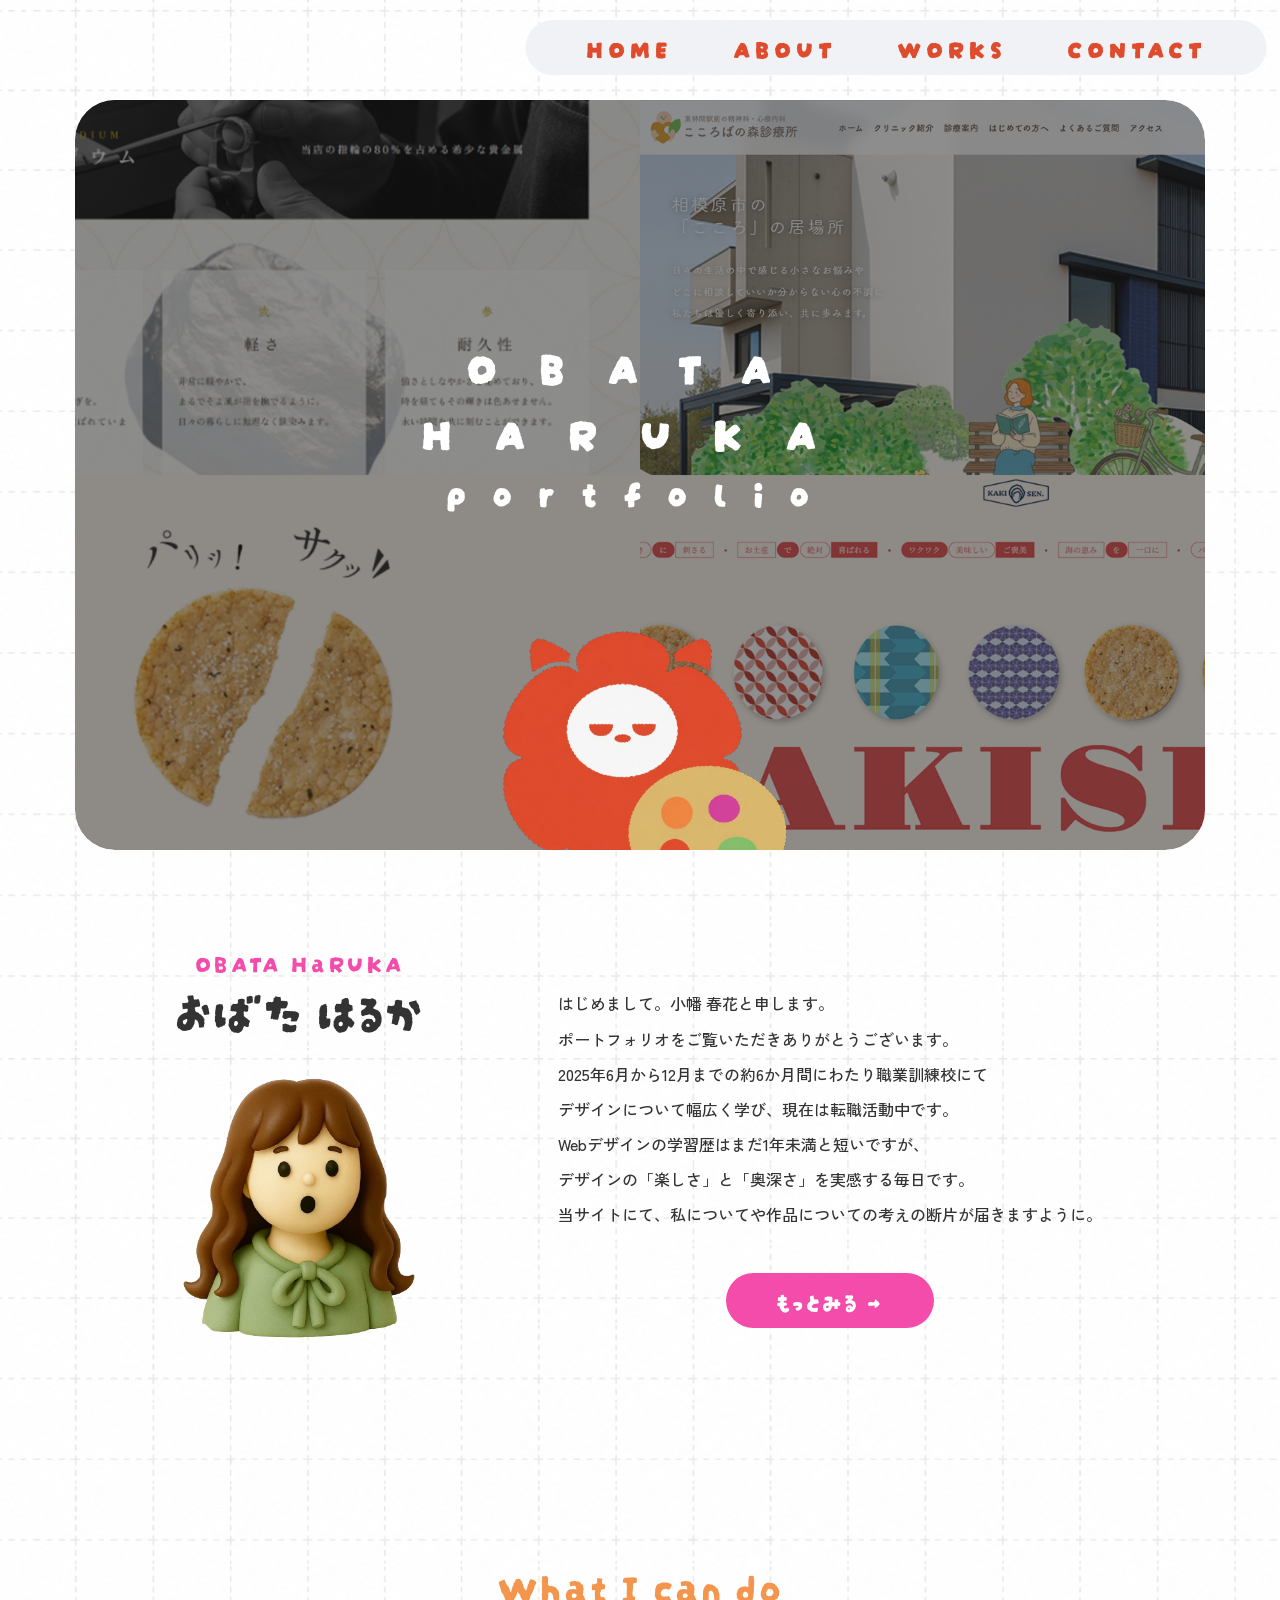
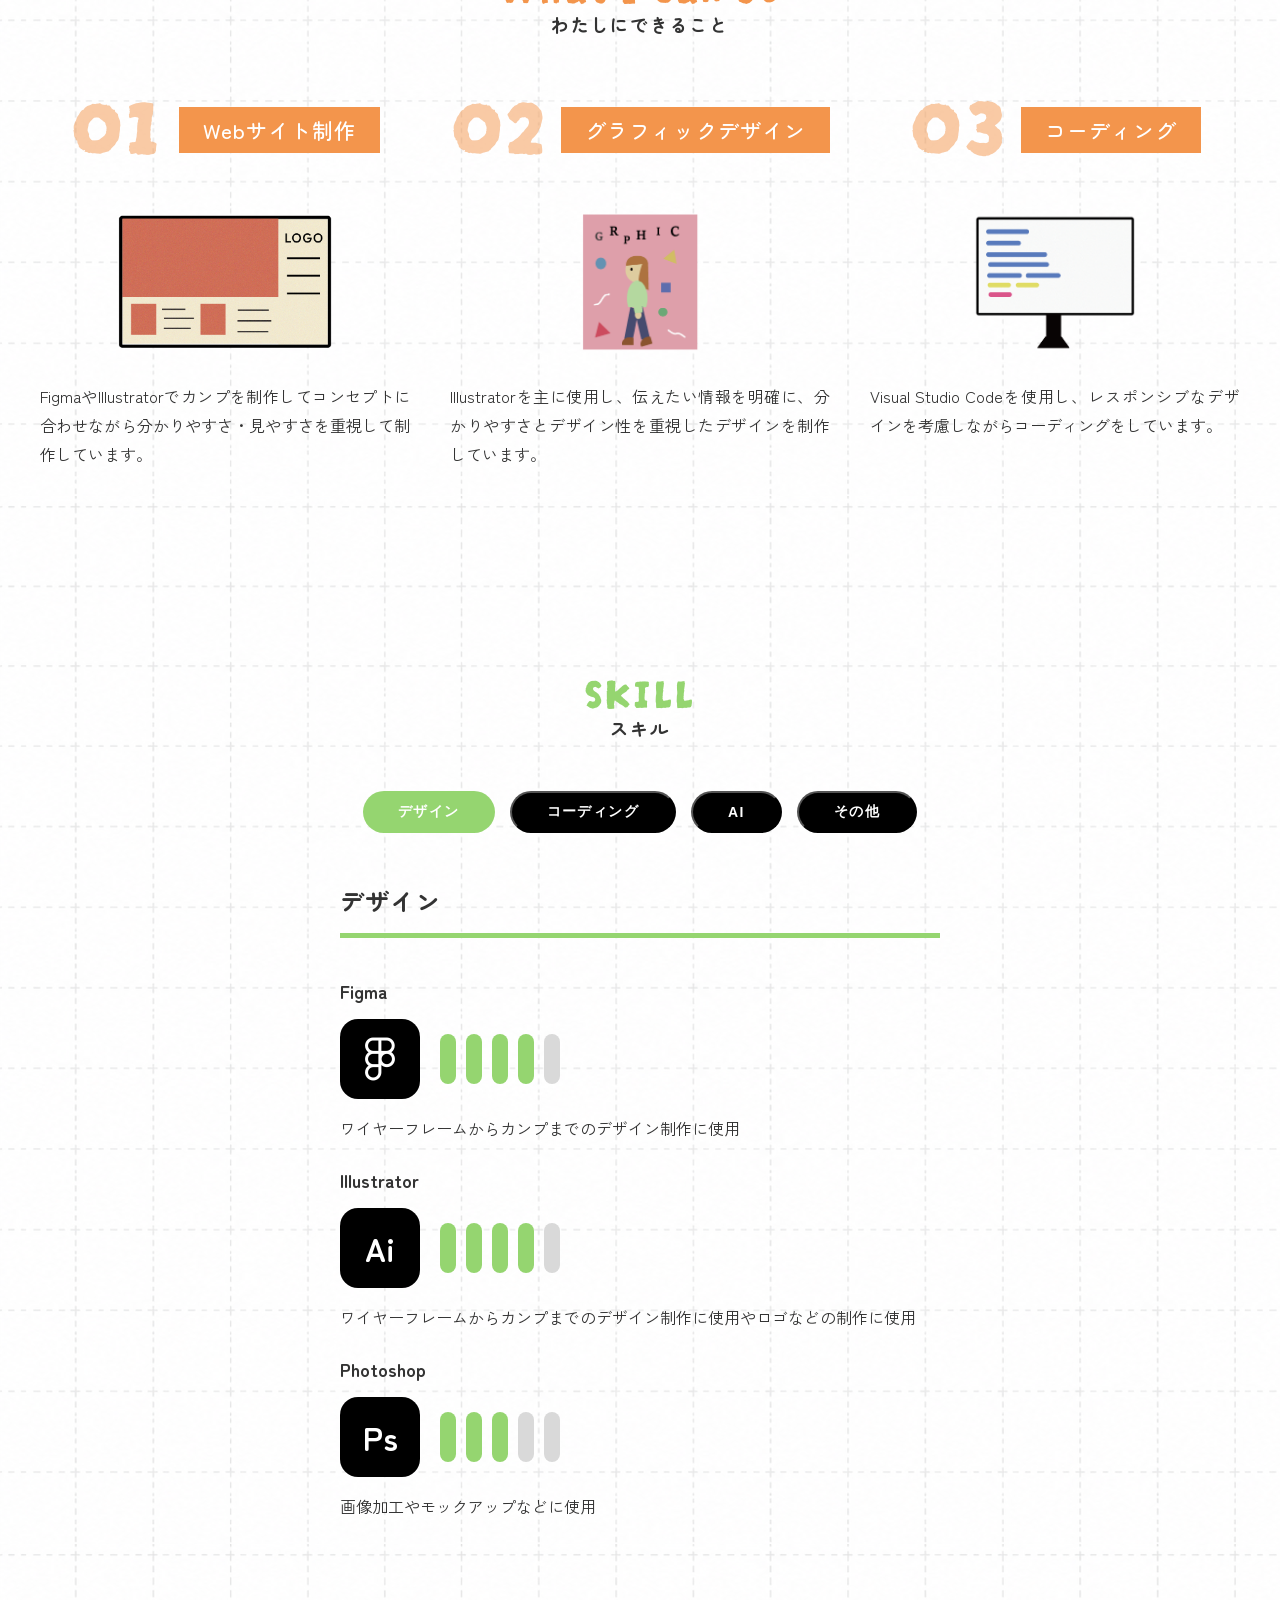
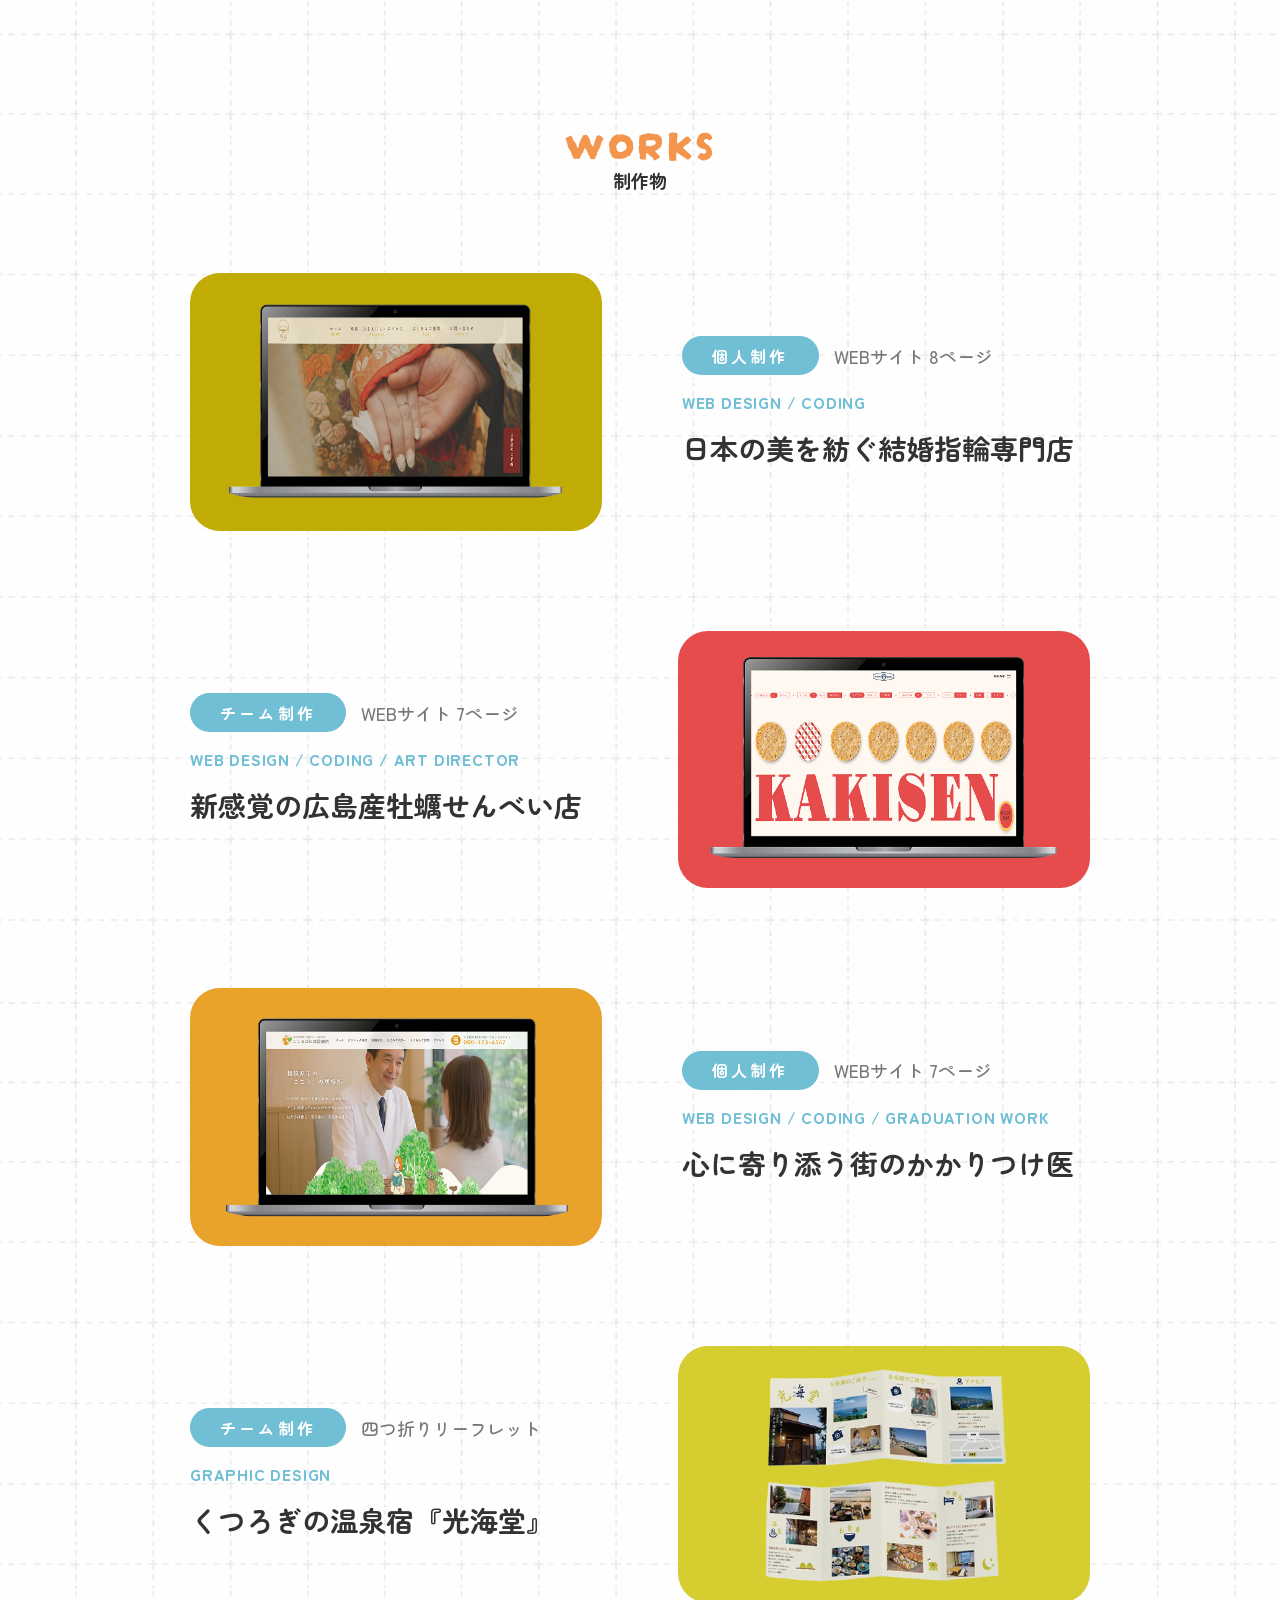
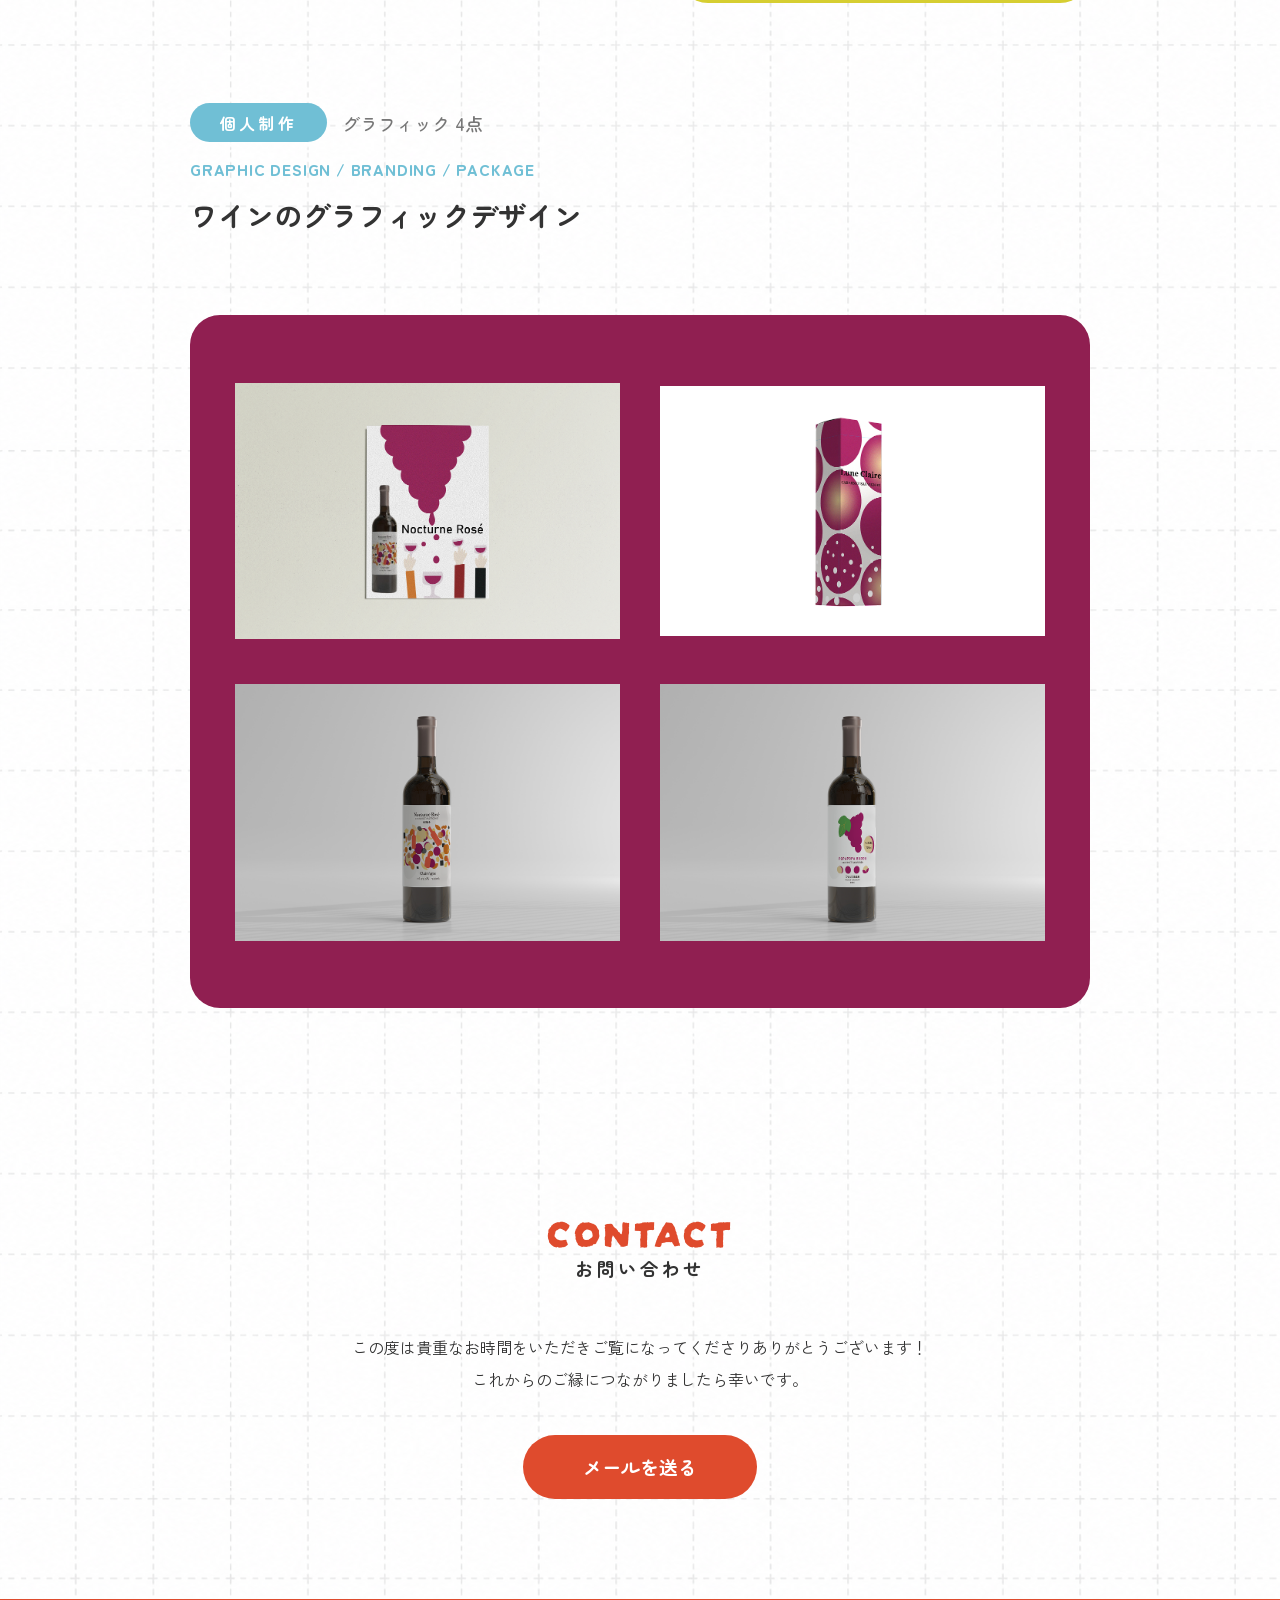
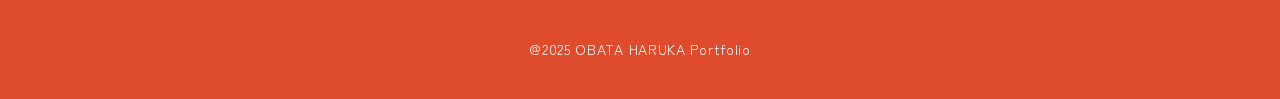
<file: index.html>
<!DOCTYPE HTML>
<html lang="ja">
<head>
<meta charset="utf-8">
<!-- ビューポート -->
<meta name="viewport" content="width=device-width, initial-scale=1.0">
<title>TOP｜OBATA HARUKA Portfolio</title>
<!-- フォント -->
<link rel="preconnect" href="https://fonts.googleapis.com">
<link rel="preconnect" href="https://fonts.gstatic.com" crossorigin>
<link href="https://fonts.googleapis.com/css2?family=Darumadrop+One&family=Zen+Kaku+Gothic+New:wght@300;400;500;700;900&family=Zen+Maru+Gothic:wght@300;400;500;700;900+Gothic&display=swap" rel="stylesheet">
<!-- スタイルシート -->
<link href="css/reset.css" rel="stylesheet">
<link href="css/style.css" rel="stylesheet">
<!--jQuery本体-->
<script src="https://code.jquery.com/jquery-1.11.2.min.js"></script>

<!--切り替え処理の関数-->
<script>
$(function(){
    $('.tab-btn').click(function(){
        // クリックされたボタンのターゲット（ID）を取得
        var target = $(this).data('target');

        // 一旦すべてのコンテンツをフェードアウトまたは非表示にする
        $('.skill-content-item').hide();
        
        // 対象のコンテンツ（#design、#coding等）をフェードインで表示
        $('#' + target).fadeIn(400);

        // ボタンのスタイル切り替え（activeクラスの付け替え）
        $('.tab-btn').removeClass('active');
        $(this).addClass('active');
    });
});
</script>

</head>

<body>

<!-- ヘッダー -->
    <header class="site-header">
        <nav class="header-nav">
            <ul>
                <li><a href="#home">HOME</a></li>
                <li><a href="#about">ABOUT</a></li>
                <li><a href="#works">WORKS</a></li>
                <li><a href="#contact">CONTACT</a></li>
            </ul>
        </nav>
    </header>
<!-- トップビュー -->
    <div class="hero-container">
		<div class="hero-overlay"></div>
		
		<div class="hero-inner">
			<p class="hero-overlay-text">
                OBATA<br>HARUKA<br>
                <p class="hero-overlay-text-small">portfolio</p>
			</p>
		</div>
		
		<div class="hero-character">
			<img src="img/character.png" alt="赤い動物のキャラクター">
		</div>
	</div>

<!-- 自己紹介セクション -->
    <section class="about-section" id="about">
        <div class="about-container">

            <div class="about-profile">
                <p class="profile-en">OBATA HaRUKA</p>
                <h1 class="profile-jp">おばた はるか</h1>
                <div class="profile-avatar">
                    <img src="img/haruka-avatar.png" alt="小幡 春花の3Dイラスト">
                </div>
            </div>

            <div class="about-content">
                <div class="about-text">
                    <p>はじめまして。小幡 春花と申します。</p>
                    <p>ポートフォリオをご覧いただきありがとうございます。</p>
                    <p>2025年6月から12月までの約6か月間にわたり職業訓練校にて</p>
                    <p>デザインについて幅広く学び、現在は転職活動中です。</p>
                    <p>Webデザインの学習歴はまだ1年未満と短いですが、</p>
                    <p>デザインの「楽しさ」と「奥深さ」を実感する毎日です。</p>
                    <p>当サイトにて、私についてや作品についての考えの断片が届きますように。</p>
                </div>
                <a href="about/index.html" class="more-btn">もっとみる →</a>
            </div>
            
        </div>
    </section>

<!-- 私にできることセクション -->
    <section class="skills-section">
		<div class="skills-title-area">
			<h2 class="skills-title-en">What I can do</h2>
			<p class="skills-title-jp">わたしにできること</p>
		</div>

		<div class="skills-container">
			<div class="skill-card">
				<div class="card-header">
					<span class="card-num">01</span>
					<h3 class="card-title">Webサイト制作</h3>
				</div>
				<div class="card-img">
					<img src="img/skill-web.png" alt="Webサイト制作のイラスト">
				</div>
				<p class="card-text">
					FigmaやIllustratorでカンプを制作してコンセプトに合わせながら分かりやすさ・見やすさを重視して制作しています。
				</p>
			</div>

			<div class="skill-card">
				<div class="card-header">
					<span class="card-num">02</span>
					<h3 class="card-title">グラフィックデザイン</h3>
				</div>
				<div class="card-img">
					<img src="img/skill-graphic.png" alt="グラフィックデザインのイラスト">
				</div>
				<p class="card-text">
					Illustratorを主に使用し、伝えたい情報を明確に、分かりやすさとデザイン性を重視したデザインを制作しています。
				</p>
			</div>

			<div class="skill-card">
				<div class="card-header">
					<span class="card-num">03</span>
					<h3 class="card-title">コーディング</h3>
				</div>
				<div class="card-img">
					<img src="img/skill-coding.png" alt="コーディングのイラスト">
				</div>
				<p class="card-text">
					Visual Studio Codeを使用し、レスポンシブなデザインを考慮しながらコーディングをしています。
				</p>
			</div>
		</div>
	</section>

<!-- スキルセクション -->
    <section class="skill-detail-section">
        <div class="skill-detail-title-area">
            <h2 class="skill-detail-title-en">SKILL</h2>
            <p class="skill-detail-title-jp">スキル</p>
        </div>

        <div class="skill-tabs">
            <button class="tab-btn active" data-target="design">デザイン</button>
            <button class="tab-btn" data-target="coding">コーディング</button>
            <button class="tab-btn" data-target="ai">AI</button>
            <button class="tab-btn" data-target="other">その他</button>
        </div>

        <div class="skill-content-wrap">
            
            <div id="design" class="skill-content-item">
                <h3 class="category-title">デザイン</h3>
                <div class="skill-list">
                    <div class="skill-item">
                        <h4 class="skill-name">Figma</h4>
                        <div class="skill-visual-area">
                            <div class="skill-icon">
                                <img src="img/icon-figma.png" alt="Figma">
                            </div>
                            <div class="skill-level-bar">
                                <span class="level-indicator level-fill"></span>
                                <span class="level-indicator level-fill"></span>
                                <span class="level-indicator level-fill"></span>
                                <span class="level-indicator level-fill"></span>
                                <span class="level-indicator level-empty"></span>
                            </div>
                        </div>
                        <p class="skill-description">ワイヤーフレームからカンプまでのデザイン制作に使用</p>
                    </div>
                    <div class="skill-item">
                        <h4 class="skill-name">Illustrator</h4>
                        <div class="skill-visual-area">
                            <div class="skill-icon">Ai</div>
                            <div class="skill-level-bar">
                                <span class="level-indicator level-fill"></span>
                                <span class="level-indicator level-fill"></span>
                                <span class="level-indicator level-fill"></span>
                                <span class="level-indicator level-fill"></span>
                                <span class="level-indicator level-empty"></span>
                            </div>
                        </div>
                        <p class="skill-description">ワイヤーフレームからカンプまでのデザイン制作に使用やロゴなどの制作に使用</p>
                    </div>
                    <div class="skill-item">
                        <h4 class="skill-name">Photoshop</h4>
                        <div class="skill-visual-area">
                            <div class="skill-icon">Ps</div>
                            <div class="skill-level-bar">
                                <span class="level-indicator level-fill"></span>
                                <span class="level-indicator level-fill"></span>
                                <span class="level-indicator level-fill"></span>
                                <span class="level-indicator level-empty"></span>
                                <span class="level-indicator level-empty"></span>
                            </div>
                        </div>
                        <p class="skill-description">画像加工やモックアップなどに使用</p>
                    </div>
                </div>
            </div>

            <div id="coding" class="skill-content-item" style="display: none;">
                <h3 class="category-title">コーディング</h3>
                <div class="skill-list">
                    <div class="skill-item">
                        <h4 class="skill-name">HTML / CSS</h4>
                        <div class="skill-visual-area">
                            <div class="skill-icon">HTML<br>CSS</div>
                            <div class="skill-level-bar">
                                <span class="level-indicator level-fill"></span>
                                <span class="level-indicator level-fill"></span>
                                <span class="level-indicator level-fill"></span>
                                <span class="level-indicator level-fill"></span>
                                <span class="level-indicator level-empty"></span>
                            </div>
                        </div>
                        <p class="skill-description">基礎的なものからレスポンシブなコーディングやアニメーションの実装に使用<br>昨年3月にWebデザイン技能検定3級に合格</p>
                    </div>
                </div>
            </div>

            <div id="ai" class="skill-content-item" style="display: none;">
                <h3 class="category-title">AI</h3>
                <div class="skill-list">
                    <div class="skill-item">
                        <h4 class="skill-name">ChatGPT</h4>
                        <div class="skill-visual-area">
                            <div class="skill-icon">
                                <img src="img/icon-chatgpt.png" alt="AI tools">
                            </div>
                            <div class="skill-level-bar">
                                <span class="level-indicator level-fill"></span>
                                <span class="level-indicator level-fill"></span>
                                <span class="level-indicator level-fill"></span>
                                <span class="level-indicator level-fill"></span>
                                <span class="level-indicator level-empty"></span>
                            </div>
                        </div>
                        <p class="skill-description">ちょっとした質問や簡単な作業に使用</p>
                    </div>
                    <div class="skill-item">
                        <h4 class="skill-name">Google Gemini</h4>
                        <div class="skill-visual-area">
                            <div class="skill-icon">
                                <img src="img/icon-googlegemini.png" alt="AI tools">
                            </div>
                            <div class="skill-level-bar">
                                <span class="level-indicator level-fill"></span>
                                <span class="level-indicator level-fill"></span>
                                <span class="level-indicator level-fill"></span>
                                <span class="level-indicator level-fill"></span>
                                <span class="level-indicator level-empty"></span>
                            </div>
                        </div>
                        <p class="skill-description">プロンプトの生成や文章ライティングやコーディングのアシストに使用</p>
                    </div>
                    <div class="skill-item">
                        <h4 class="skill-name">Copilot</h4>
                        <div class="skill-visual-area">
                            <div class="skill-icon">
                                <img src="img/icon-copilot.png" alt="AI tools">
                            </div>
                            <div class="skill-level-bar">
                                <span class="level-indicator level-fill"></span>
                                <span class="level-indicator level-fill"></span>
                                <span class="level-indicator level-fill"></span>
                                <span class="level-indicator level-fill"></span>
                                <span class="level-indicator level-empty"></span>
                            </div>
                        </div>
                        <p class="skill-description">画像生成に使用</p>
                    </div>
                </div>
            </div>

            <div id="other" class="skill-content-item" style="display: none;">
                <h3 class="category-title">その他</h3>
                <div class="skill-list">
                    <div class="skill-item">
                        <h4 class="skill-name">GitHub</h4>
                        <div class="skill-visual-area">
                            <div class="skill-icon">
                                <img src="img/icon-github.png" alt="GitHub">
                            </div>
                            <div class="skill-level-bar">
                                <span class="level-indicator level-fill"></span>
                                <span class="level-indicator level-fill"></span>
                                <span class="level-indicator level-fill"></span>
                                <span class="level-indicator level-empty"></span>
                                <span class="level-indicator level-empty"></span>
                            </div>
                        </div>
                        <p class="skill-description">グループでのコード共有や自作のwebサイトの公開に使用</p>
                    </div>
                </div>
            </div>

        </div>
    </section>

<!-- 制作物セクション -->
    <section class="works-section">
		<div class="works-title-area">
			<h2 class="works-title-en">WORKS</h2>
			<p class="works-title-jp">制作物</p>
		</div>

		<div class="works-container">
			<div class="works-item">
				<a href="works/ring/index.html" class="works-link">
					<div class="works-img-box bg-gold">
						<img src="img/mockup-tamaenishi.png" alt="珠結のWebサイト画面">
					</div>
					<div class="works-info-box">
						<div class="works-meta">
							<span class="badge badge-personal">個人制作</span>
							<span class="works-pages">WEBサイト 8ページ</span>
						</div>
						<p class="works-tags">WEB DESIGN / CODING</p>
						<h3 class="works-item-title">日本の美を紡ぐ結婚指輪専門店</h3>
					</div>
				</a>
			</div>

			<div class="works-item">
				<a href="works/senbei/index.html" class="works-link">
					<div class="works-img-box bg-red">
						<img src="img/mockup-kakisen.png" alt="KAKISEN.のWebサイト画面">
					</div>
					<div class="works-info-box">
						<div class="works-meta">
							<span class="badge badge-team">チーム制作</span>
							<span class="works-pages">WEBサイト 7ページ</span>
						</div>
						<p class="works-tags">WEB DESIGN / CODING / ART DIRECTOR</p>
						<h3 class="works-item-title">新感覚の広島産牡蠣せんべい店</h3>
					</div>
				</a>
			</div>

			<div class="works-item">
				<a href="works/mental/index.html" class="works-link">
					<div class="works-img-box bg-orange">
						<img src="img/mockup-kokoroba.png" alt="こころばの森診療所のWebサイト画面">
					</div>
					<div class="works-info-box">
						<div class="works-meta">
							<span class="badge badge-personal">個人制作</span>
							<span class="works-pages">WEBサイト 7ページ</span>
						</div>
						<p class="works-tags">WEB DESIGN / CODING / GRADUATION WORK</p>
						<h3 class="works-item-title">心に寄り添う街のかかりつけ医</h3>
					</div>
				</a>
			</div>

            <div class="works-item">
				<a href="works/leaflet/index.html" class="works-link">
					<div class="works-img-box bg-yellow">
						<img src="img/mockup-koukaidou.png" alt="温泉宿のリーフレット">
					</div>
					<div class="works-info-box">
						<div class="works-meta">
							<span class="badge badge-team">チーム制作</span>
							<span class="works-pages">四つ折りリーフレット</span>
						</div>
						<p class="works-tags">GRAPHIC DESIGN </p>
						<h3 class="works-item-title">くつろぎの温泉宿『光海堂』</h3>
					</div>
				</a>
			</div>

            <div class="works-item layout-vertical">
                <a href="#" class="works-link">
                    <div class="works-info-box">
                        <div class="works-meta">
                            <span class="badge badge-personal">個人制作</span>
                            <span class="works-pages">グラフィック 4点</span>
                        </div>
                        <p class="works-tags">GRAPHIC DESIGN / BRANDING / PACKAGE</p>
                        <h3 class="works-item-title">ワインのグラフィックデザイン</h3>
                    </div>
                </a>
                
                <div class="works-img-box bg-bordeaux works-modal-trigger">
                    <div class="wine-grid-container">
                        <div class="wine-grid-item"><img src="img/mockup-wine-poster.png" alt="ワインのポスター"></div>
                        <div class="wine-grid-item"><img src="img/mockup-wine-box.png" alt="ワインの箱パッケージ"></div>
                        <div class="wine-grid-item"><img src="img/mockup-winebottle-Nocturne-Rosé.png" alt="ロゼワインボトル"></div>
                        <div class="wine-grid-item"><img src="img/mockup-winebottle-pokapokabudou.png" alt="ぶどうワインボトル"></div>
                    </div>
                </div>
            </div>

            <div id="wine-full-modal" class="wine-modal-overlay">
                <div class="wine-modal-content">
                    <div class="wine-modal-container">
                        <div class="wine-modal-item"><img src="img/mockup-wine-poster.png" alt="ワインのポスター"></div>
                        <div class="wine-modal-item"><img src="img/mockup-wine-box.png" alt="ワインの箱パッケージ"></div>
                        <div class="wine-modal-item"><img src="img/mockup-winebottle-Nocturne-Rosé.png" alt="ロゼワインボトル"></div>
                        <div class="wine-modal-item"><img src="img/mockup-winebottle-pokapokabudou.png" alt="ぶどうワインボトル"></div>
                    </div>
                </div>
            </div>
        </div>
	</section>

<!-- contactセクション -->
    <section id="contact" class="contact-section">
        <div class="contact-title-area">
            <h2 class="contact-title-en">CONTACT</h2>
            <p class="contact-title-jp">お問い合わせ</p>
        </div>

        <div class="contact-content">
            <p class="contact-text">
                この度は貴重なお時間をいただきご覧になってくださりありがとうございます！<br>
                これからのご縁につながりましたら幸いです。
            </p>
            <a href="vokaro17@gmail.com" class="contact-btn">メールを送る</a>
        </div>
    </section>
<!-- フッター -->
    <footer class="site-footer">
        <p class="copyright">@2025 OBATA HARUKA Portfolio</p>
    </footer>


<script>
$(function() {
    // ヘッダーの動き
	// $(window).on('scroll', function() {
	// 	if ($(this).scrollTop() > 100) {
	// 		$('.header-nav').addClass('is-scrolled');
	// 	} else {
	// 		$('.header-nav').removeClass('is-scrolled');
	// 	}
	// });
    
    // トップに戻るボタン
    var $pageTop = $('#page-top');
	$(window).on('scroll', function() {
		if ($(this).scrollTop() > 150) {
			$pageTop.addClass('is-active');
		} else {
			$pageTop.removeClass('is-active');
		}
	});
	$pageTop.on('click', function(e) {
		e.preventDefault(); 
		$('html, body').animate({
			scrollTop: 0
		}, 500); 
	});
});

    // スクロールすると赤い動物が下に沈んでいくアニメーション
	$(window).on('scroll', function() {
		var scrollTop = $(this).scrollTop();
		
		var moveY = scrollTop * 0.4; 
		
		$('.hero-character').css({
			'transform': 'translate(-50%, ' + moveY + 'px)'
		});
	});

    // ボルドーの画像ボックス全体をクリックしたときにモーダルを展開
    $('.works-modal-trigger').on('click', function(e) {
        e.preventDefault();
        $('#wine-full-modal').addClass('is-active').hide().fadeIn(400);
        $('body').css('overflow', 'hidden'); // 背後のメイン画面のスクロールを禁止
    });

    // ボルドー枠の外側の空間（#wine-full-modal）をクリックしたら閉じる
    $('#wine-full-modal').on('click', function(e) {
        // ボルドーのコンテナ（.wine-modal-container）やその中の画像をクリックしたときは閉じないようにガード
        if (!$(e.target).closest('.wine-modal-container').length) {
            $('#wine-full-modal').fadeOut(300, function() {
                $(this).removeClass('is-active');
                $('body').css('overflow', 'auto'); // メイン画面のスクロール禁止を解除
            });
        }
    });
</script>

<!-- トップに戻るボタン -->
<div id="page-top" class="return-top-btn">
	<a href="#">
		<img src="img/page-top-button.png" alt="うえにもどるのボタン">
	</a>
</div>

</body>
</html>
</file>
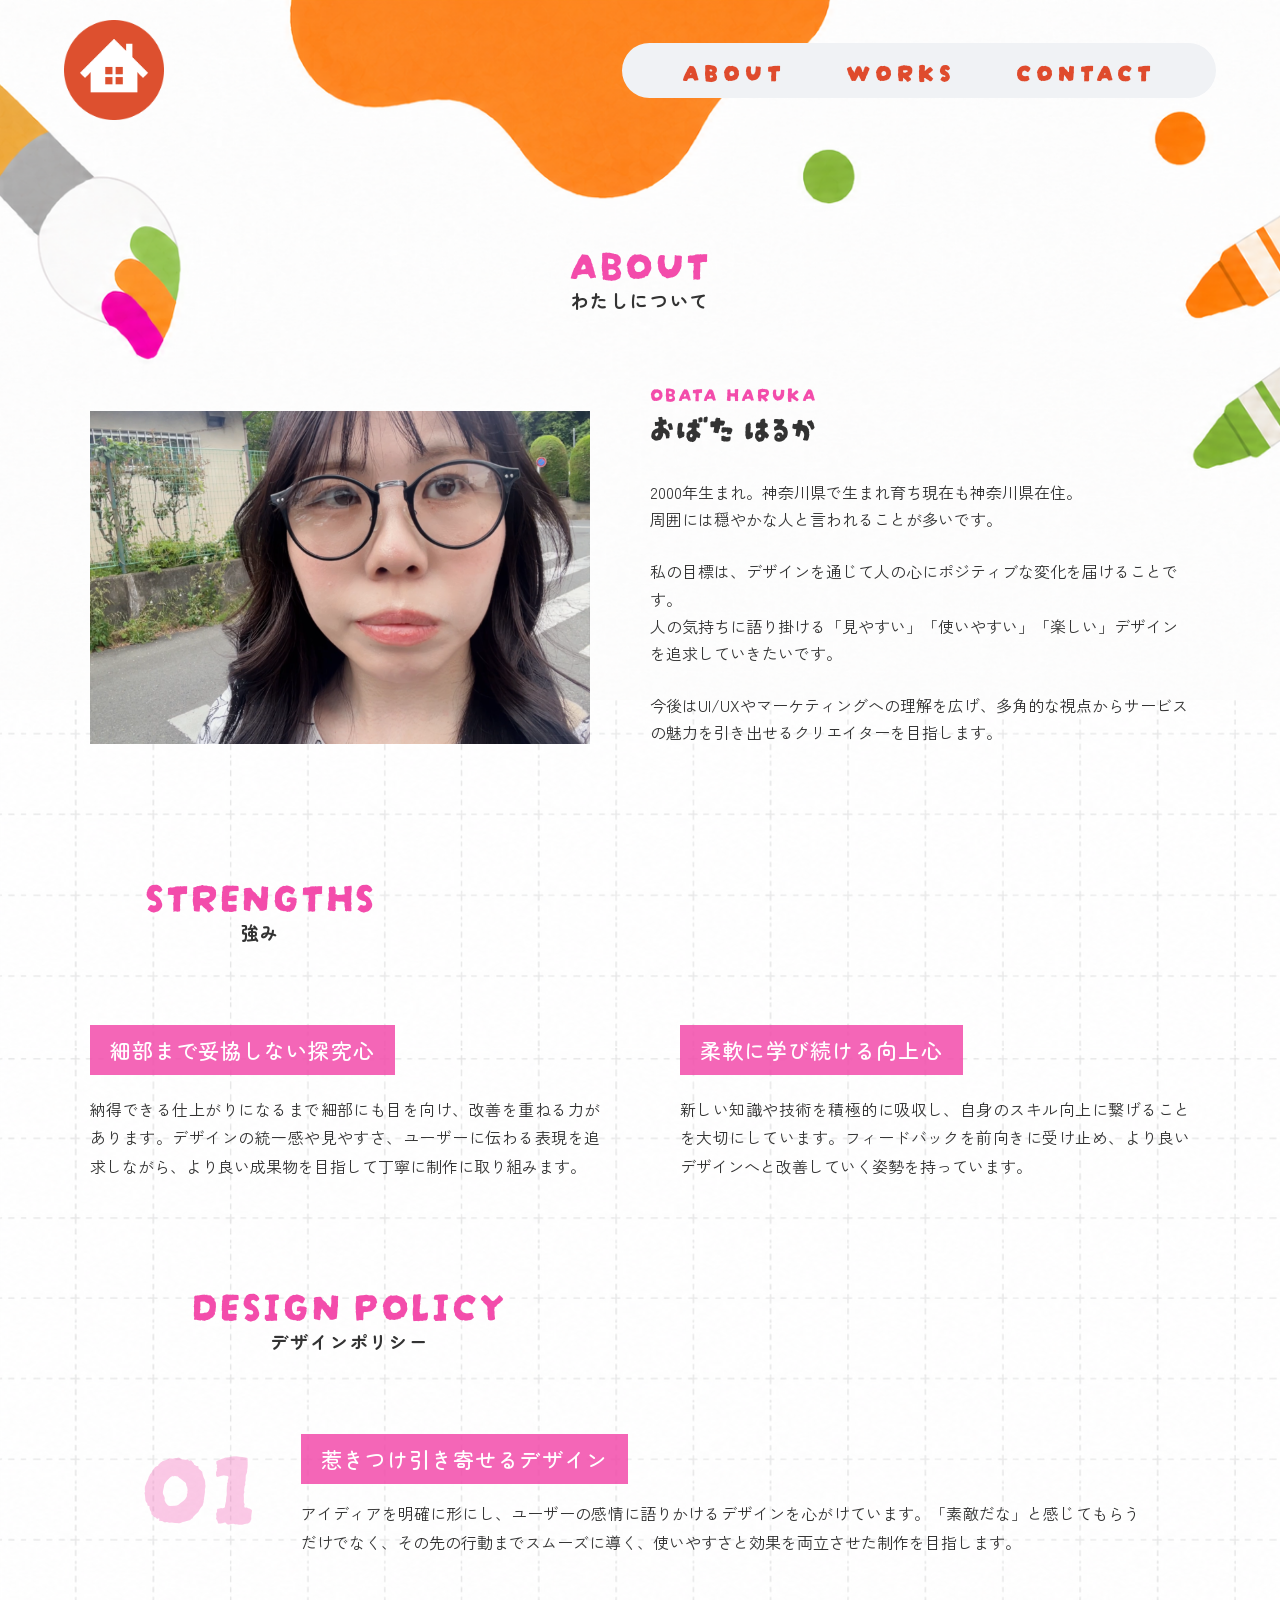
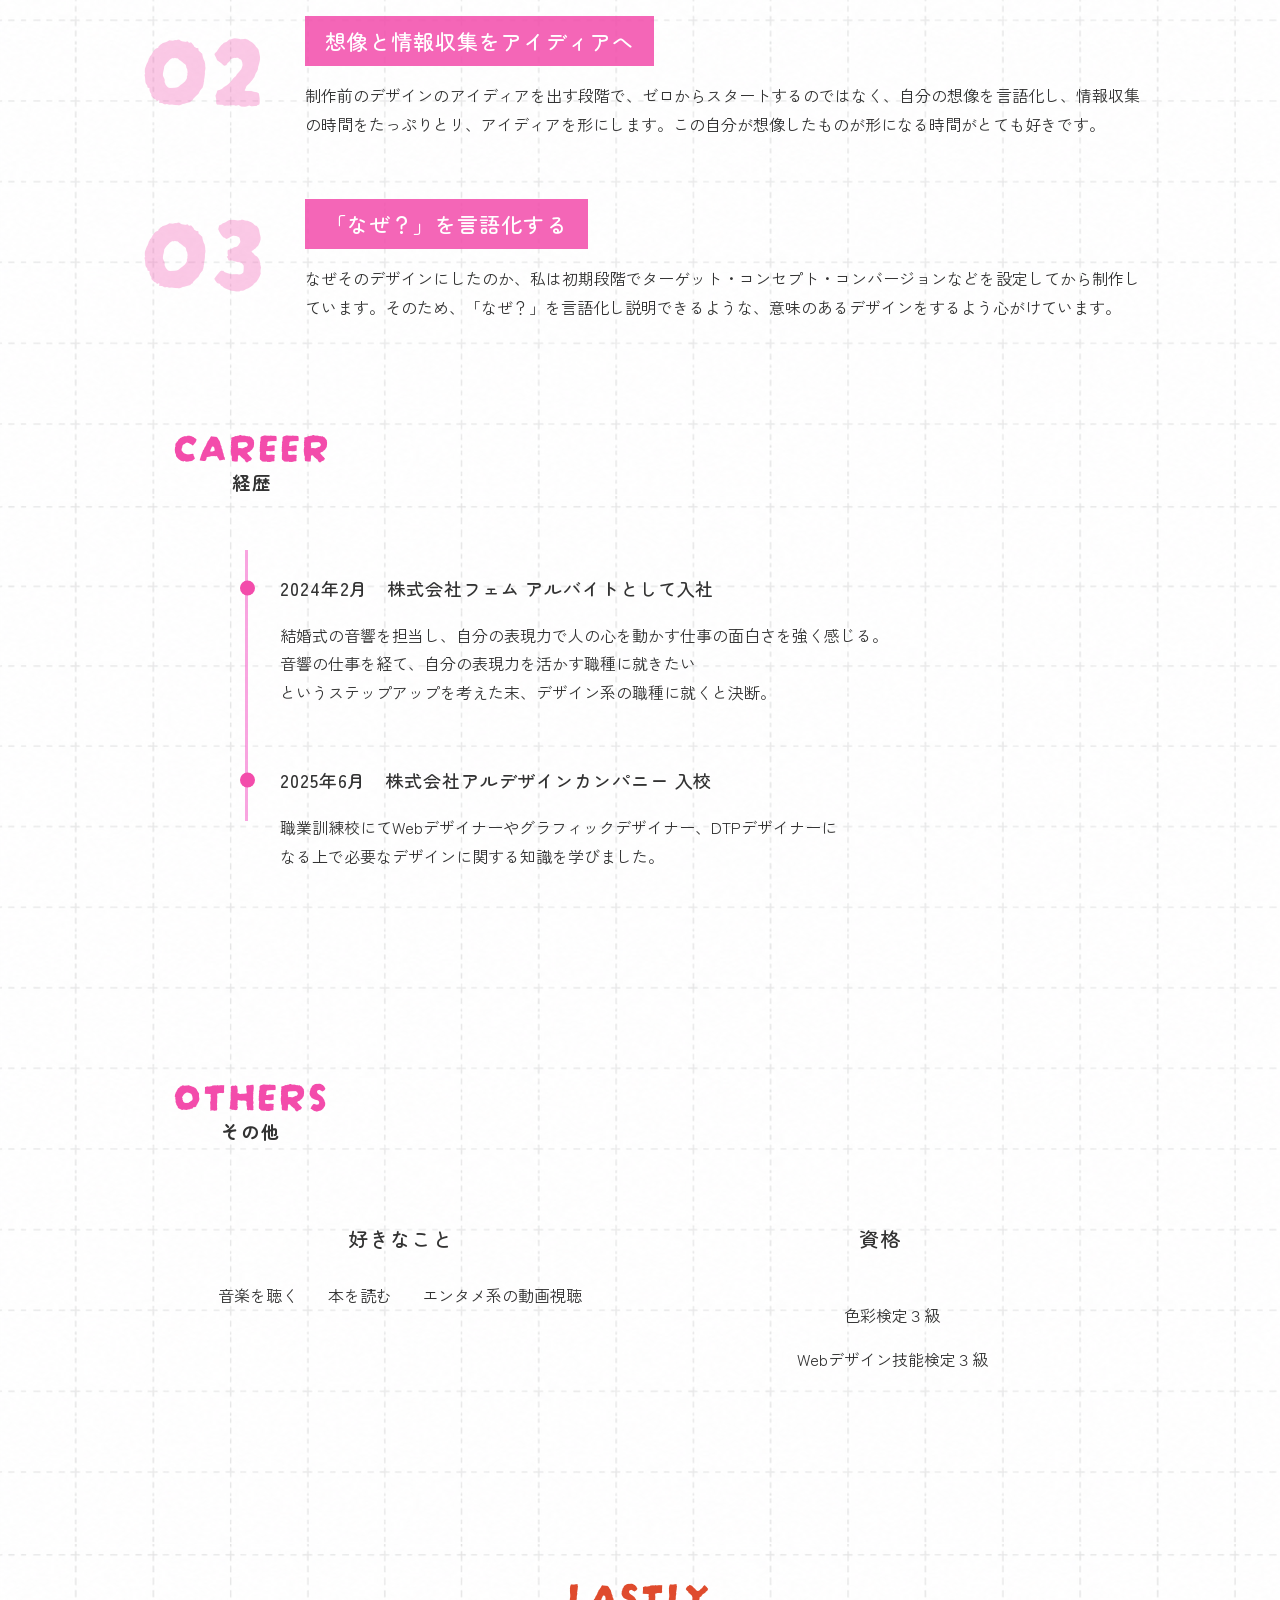
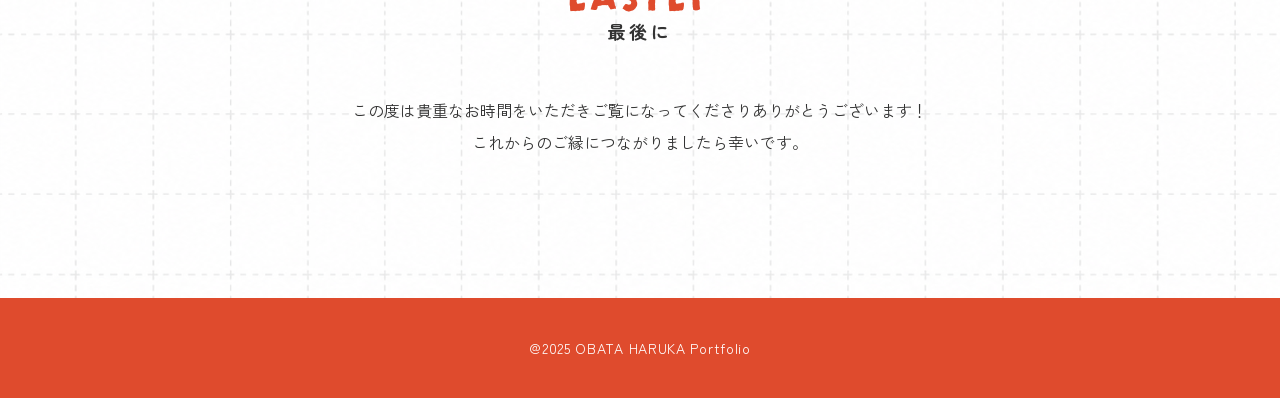
<file: about/index.html>
<!DOCTYPE HTML>
<html lang="ja">
<head>
<meta charset="utf-8">
<!-- ビューポート -->
<meta name="viewport" content="width=device-width, initial-scale=1.0">
<title>ABOUT｜OBATA HARUKA Portfolio</title>
<!-- フォント -->
<link rel="preconnect" href="https://fonts.googleapis.com">
<link rel="preconnect" href="https://fonts.gstatic.com" crossorigin>
<link href="https://fonts.googleapis.com/css2?family=Darumadrop+One&family=Zen+Kaku+Gothic+New:wght@300;400;500;700;900&family=Zen+Maru+Gothic:wght@300;400;500;700;900&display=swap" rel="stylesheet">
<!-- スタイルシート -->
<link href="../css/reset.css" rel="stylesheet">
<link href="../css/style.css" rel="stylesheet">
<!--jQuery本体-->
<script src="https://code.jquery.com/jquery-1.11.2.min.js"></script>

<!--ready関数-->
<script>
$(function(){

});
</script>

</head>

<body>
<!-- ヘッダー -->
    <header class="about-site-header">
        <div class="home-logo">
            <a href="../index.html" class="home-btn">
                <img src="../img/home-button.png" alt="HOME" class="home-icon">
            </a>
        </div>
        <nav class="about-header-nav">
            <ul>
                <li><a href="../about/index.html">ABOUT</a></li>
                <li><a href="../index.html#works">WORKS</a></li>
                <li><a href="../index.html#contact">CONTACT</a></li>
            </ul>
        </nav>
    </header>

<!-- 自己紹介セクション -->
    <section class="profile-section">
        <div class="profile-title">
            <h1 class="profile-title-en">ABOUT</h1>
            <p class="profile-title-jp">わたしについて</p>
        </div>
        <div class="profile-main-container">
            <div class="profile-image">
                <img src="../img/profile-photo03.png" alt="おばた はるか">
            </div>
            <div class="profile-text">
                <p class="en-name">OBATA HARUKA</p>
                <h2 class="jp-name">おばた はるか</h2>               

                <div class="description">
                    <p>2000年生まれ。神奈川県で生まれ育ち現在も神奈川県在住。<br>
                    周囲には穏やかな人と言われることが多いです。</p>

                    <p>私の目標は、デザインを通じて人の心にポジティブな変化を届けることです。<br>
                    人の気持ちに語り掛ける「見やすい」「使いやすい」「楽しい」デザインを追求していきたいです。</p>

                    <p>今後はUI/UXやマーケティングへの理解を広げ、多角的な視点からサービスの魅力を引き出せるクリエイターを目指します。</p>
                </div>
            </div>
        </div>
    </section>

<!-- 強みセクション -->
    <section class="strengths-section">
        <div class="strengths-title">
            <h1 class="strengths-title-en">STRENGTHS</h1>
            <p class="strengths-title-jp">強み</p>
        </div>

        <div class="strengths-container">
            <div class="strengths-card">
                <h3 class="strengths-item-title">細部まで妥協しない探究心</h3>
                <p class="strengths-item-text">
                    納得できる仕上がりになるまで細部にも目を向け、改善を重ねる力があります。デザインの統一感や見やすさ、ユーザーに伝わる表現を追求しながら、より良い成果物を目指して丁寧に制作に取り組みます。
                </p>
            </div>

            <div class="strengths-card">
                <h3 class="strengths-item-title">柔軟に学び続ける向上心</h3>
                <p class="strengths-item-text">
                    新しい知識や技術を積極的に吸収し、自身のスキル向上に繋げることを大切にしています。フィードバックを前向きに受け止め、より良いデザインへと改善していく姿勢を持っています。
                </p>
            </div>
        </div>
    </section>

<!-- デザインポリシーセクション -->
    <section class="policy-section">
        <div class="policy-title">
            <h1 class="policy-title-en">DESIGN POLICY</h1>
            <p class="policy-title-jp">デザインポリシー</p>
        </div>

        <div class="policy-container">
            <article class="policy-card">
                <div class="policy-number">01</div>
                <div class="policy-content">
                    <h3 class="policy-item-title">惹きつけ引き寄せるデザイン</h3>
                    <p class="policy-item-text">
                        アイディアを明確に形にし、ユーザーの感情に語りかけるデザインを心がけています。「素敵だな」と感じてもらうだけでなく、その先の行動までスムーズに導く、使いやすさと効果を両立させた制作を目指します。
                    </p>
                </div>
            </article>
            <article class="policy-card">
                <div class="policy-number">02</div>
                <div class="policy-content">
                    <h3 class="policy-item-title">想像と情報収集をアイディアへ</h3>
                    <p class="policy-item-text">
                        制作前のデザインのアイディアを出す段階で、ゼロからスタートするのではなく、自分の想像を言語化し、情報収集の時間をたっぷりとリ、アイディアを形にします。この自分が想像したものが形になる時間がとても好きです。
                    </p>
                </div>
            </article>
            <article class="policy-card">
                <div class="policy-number">03</div>
                <div class="policy-content">
                    <h3 class="policy-item-title">「なぜ？」を言語化する</h3>
                    <p class="policy-item-text">
                        なぜそのデザインにしたのか、私は初期段階でターゲット・コンセプト・コンバージョンなどを設定してから制作しています。そのため、「なぜ？」を言語化し説明できるような、意味のあるデザインをするよう心がけています。
                    </p>
                </div>
            </article>
        </div>
    </section>

<!-- 経歴セクション -->
    <section class="career-section">
        <div class="career-title">
            <h2 class="career-title-en">CAREER</h2>
            <p class="career-title-jp">経歴</p>
        </div>

        <div class="career-timeline">
            <div class="timeline-item">
                <div class="timeline-date-content">
                    <span class="timeline-dot"></span>
                    <h3 class="timeline-date">2024年2月　株式会社フェム アルバイトとして入社</h3>
                </div>
                <div class="timeline-description">
                    <p>結婚式の音響を担当し、自分の表現力で人の心を動かす仕事の面白さを強く感じる。<br>
                    音響の仕事を経て、自分の表現力を活かす職種に就きたい<br>
                    というステップアップを考えた末、デザイン系の職種に就くと決断。</p>
                </div>
            </div>

            <div class="timeline-item">
                <div class="timeline-date-content">
                    <span class="timeline-dot"></span>
                    <h3 class="timeline-date">2025年6月　株式会社アルデザインカンパニー 入校</h3>
                </div>
                <div class="timeline-description">
                    <p>職業訓練校にてWebデザイナーやグラフィックデザイナー、DTPデザイナーに<br>
                    なる上で必要なデザインに関する知識を学びました。</p>
                </div>
            </div>
        </div>
    </section>

<!-- その他セクション -->
    <section class="others-section">
        <div class="others-title">
            <h1 class="others-title-en">OTHERS</h1>
            <p class="others-title-jp">その他</p>
        </div>
        <div class="others-container">
            <div class="others-block others-likes">
                <h3 class="others-block-title">好きなこと</h3>
                <div class="likes-items">
                    <div class="like-item">
                        <!-- <img src="../img/icon-music.png" alt="音楽を聴く"> -->
                        <p>音楽を聴く</p>
                    </div>
                    <div class="like-item">
                        <!-- <img src="../img/icon-book.png" alt="本を読む"> -->
                        <p>本を読む</p>
                    </div>
                    <div class="like-item">
                        <!-- <img src="../img/icon-video.png" alt="エンタメ系の動画視聴"> -->
                        <p>エンタメ系の動画視聴</p>
                    </div>
                </div>
            </div>
            <div class="others-block others-qualifications">
                <h3 class="others-block-title-qualifications">資格</h3>
                <ul class="qualifications-list">
                    <li>色彩検定３級</li>
                    <li>Webデザイン技能検定３級</li>
                </ul>
            </div>
        </div>
    </section>

<!-- 最後にセクション -->
    <section id="contact" class="contact-section">
        <div class="contact-title-area">
            <h2 class="contact-title-en">LASTLY</h2>
            <p class="contact-title-jp">最後に</p>
        </div>

        <div class="contact-content">
            <p class="contact-text">
                この度は貴重なお時間をいただきご覧になってくださりありがとうございます！<br>
                これからのご縁につながりましたら幸いです。
            </p>
        </div>
    </section>
<!-- フッター -->
    <footer class="site-footer">
        <p class="copyright">@2025 OBATA HARUKA Portfolio</p>
    </footer>

<!-- ヘッダーのjQuery -->
<script>
$(function() {
	// $(window).on('scroll', function() {
	// 	if ($(this).scrollTop() > 100) {
	// 		$('.about-header-nav').addClass('is-scrolled');
	// 	} else {
	// 		$('.about-header-nav').removeClass('is-scrolled');
	// 	}
	// });
    
    // トップに戻るボタン
    var $pageTop = $('#page-top');
	$(window).on('scroll', function() {
		if ($(this).scrollTop() > 150) {
			$pageTop.addClass('is-active');
		} else {
			$pageTop.removeClass('is-active');
		}
	});
	$pageTop.on('click', function(e) {
		e.preventDefault(); 
		$('html, body').animate({
			scrollTop: 0
		}, 500); 
	});
});
</script>

<!-- トップに戻るボタン -->
<div id="page-top" class="return-top-btn">
	<a href="#">
		<img src="../img/page-top-button.png" alt="うえにもどるのボタン">
	</a>
</div>

</body>

</html>
</file>
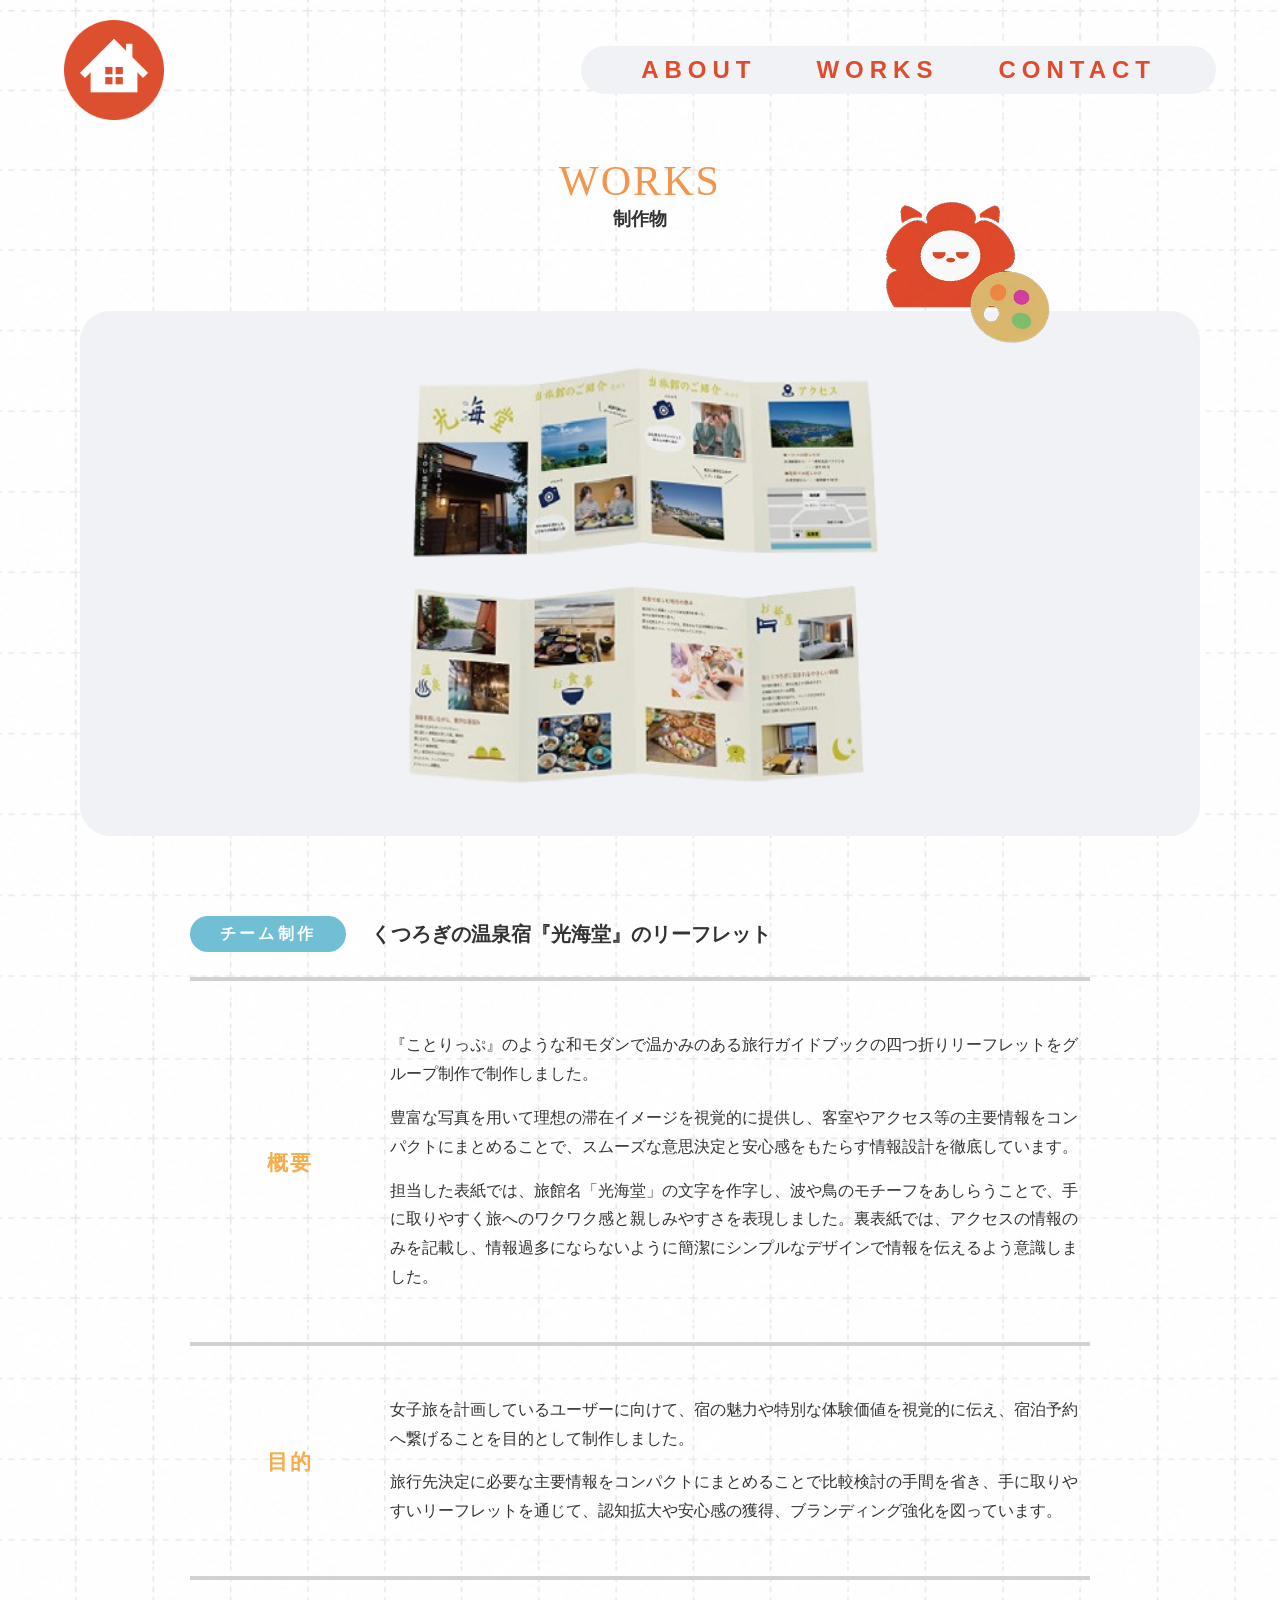
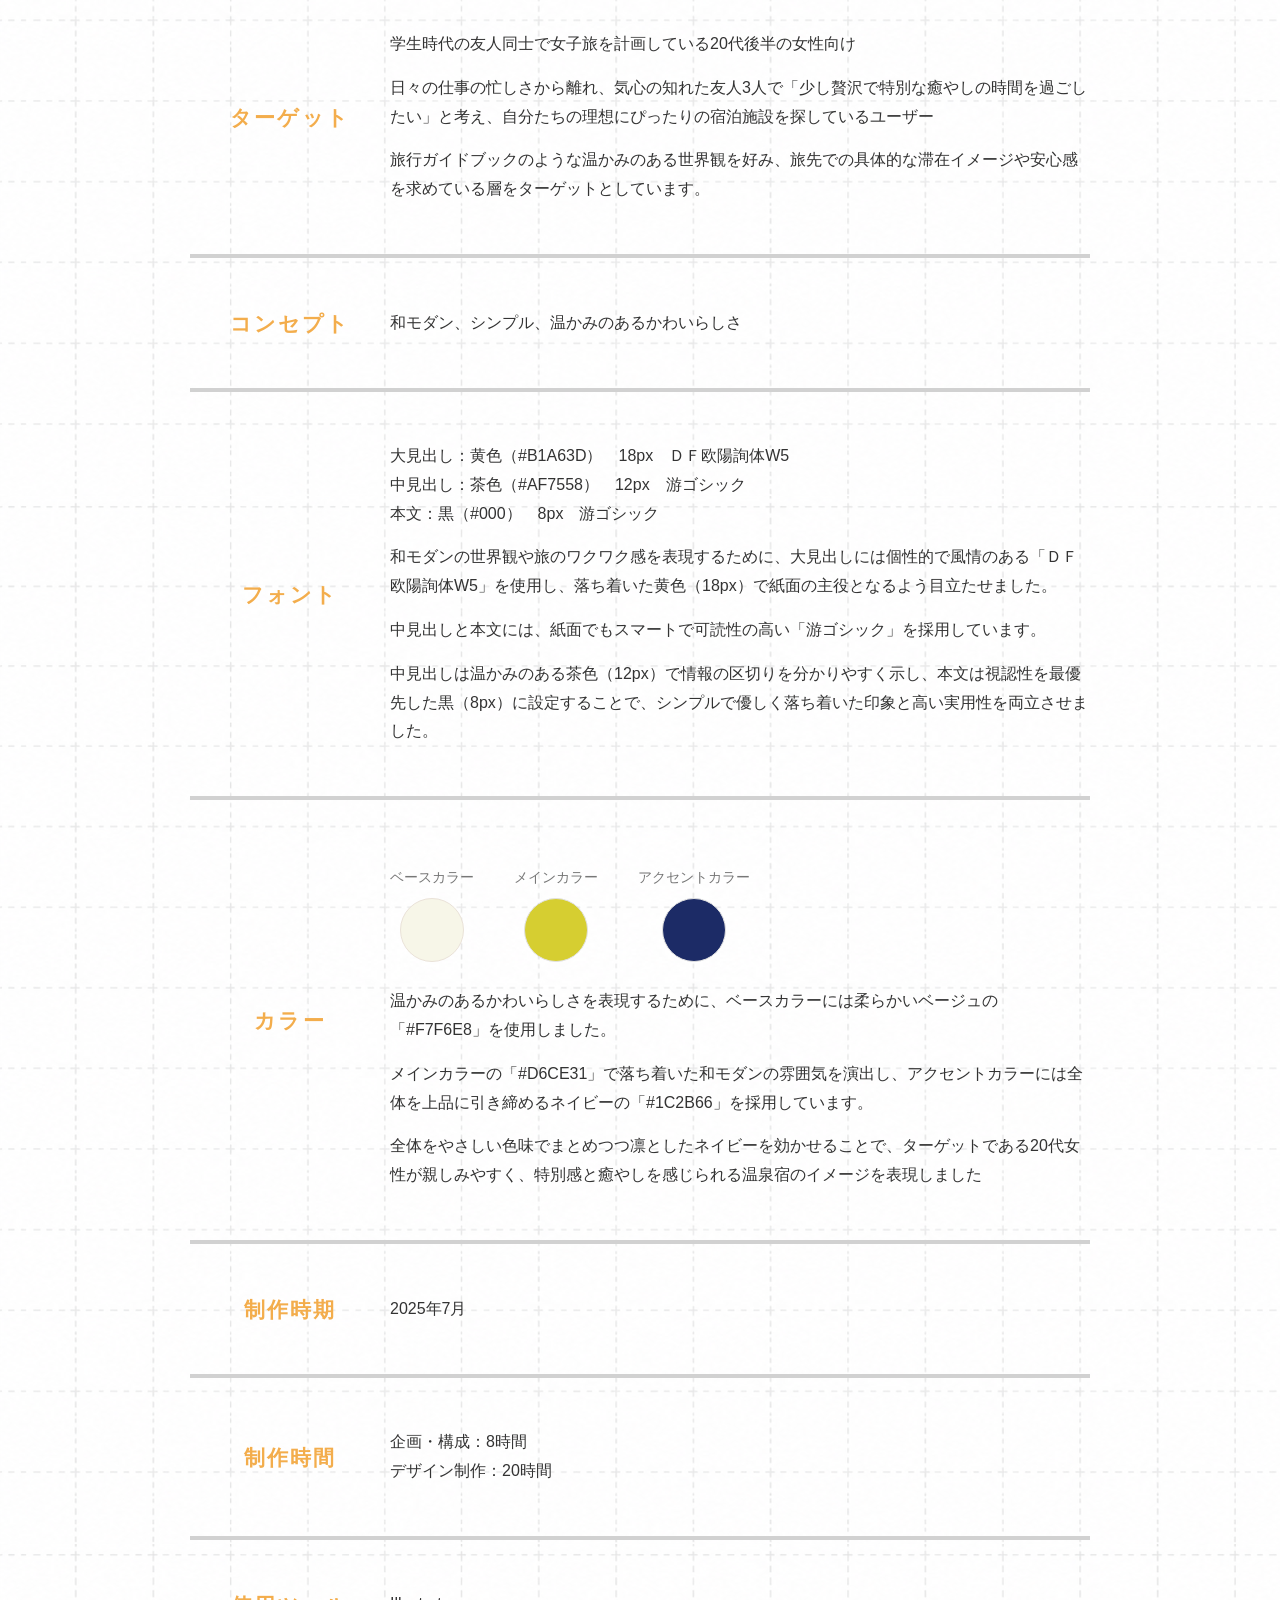
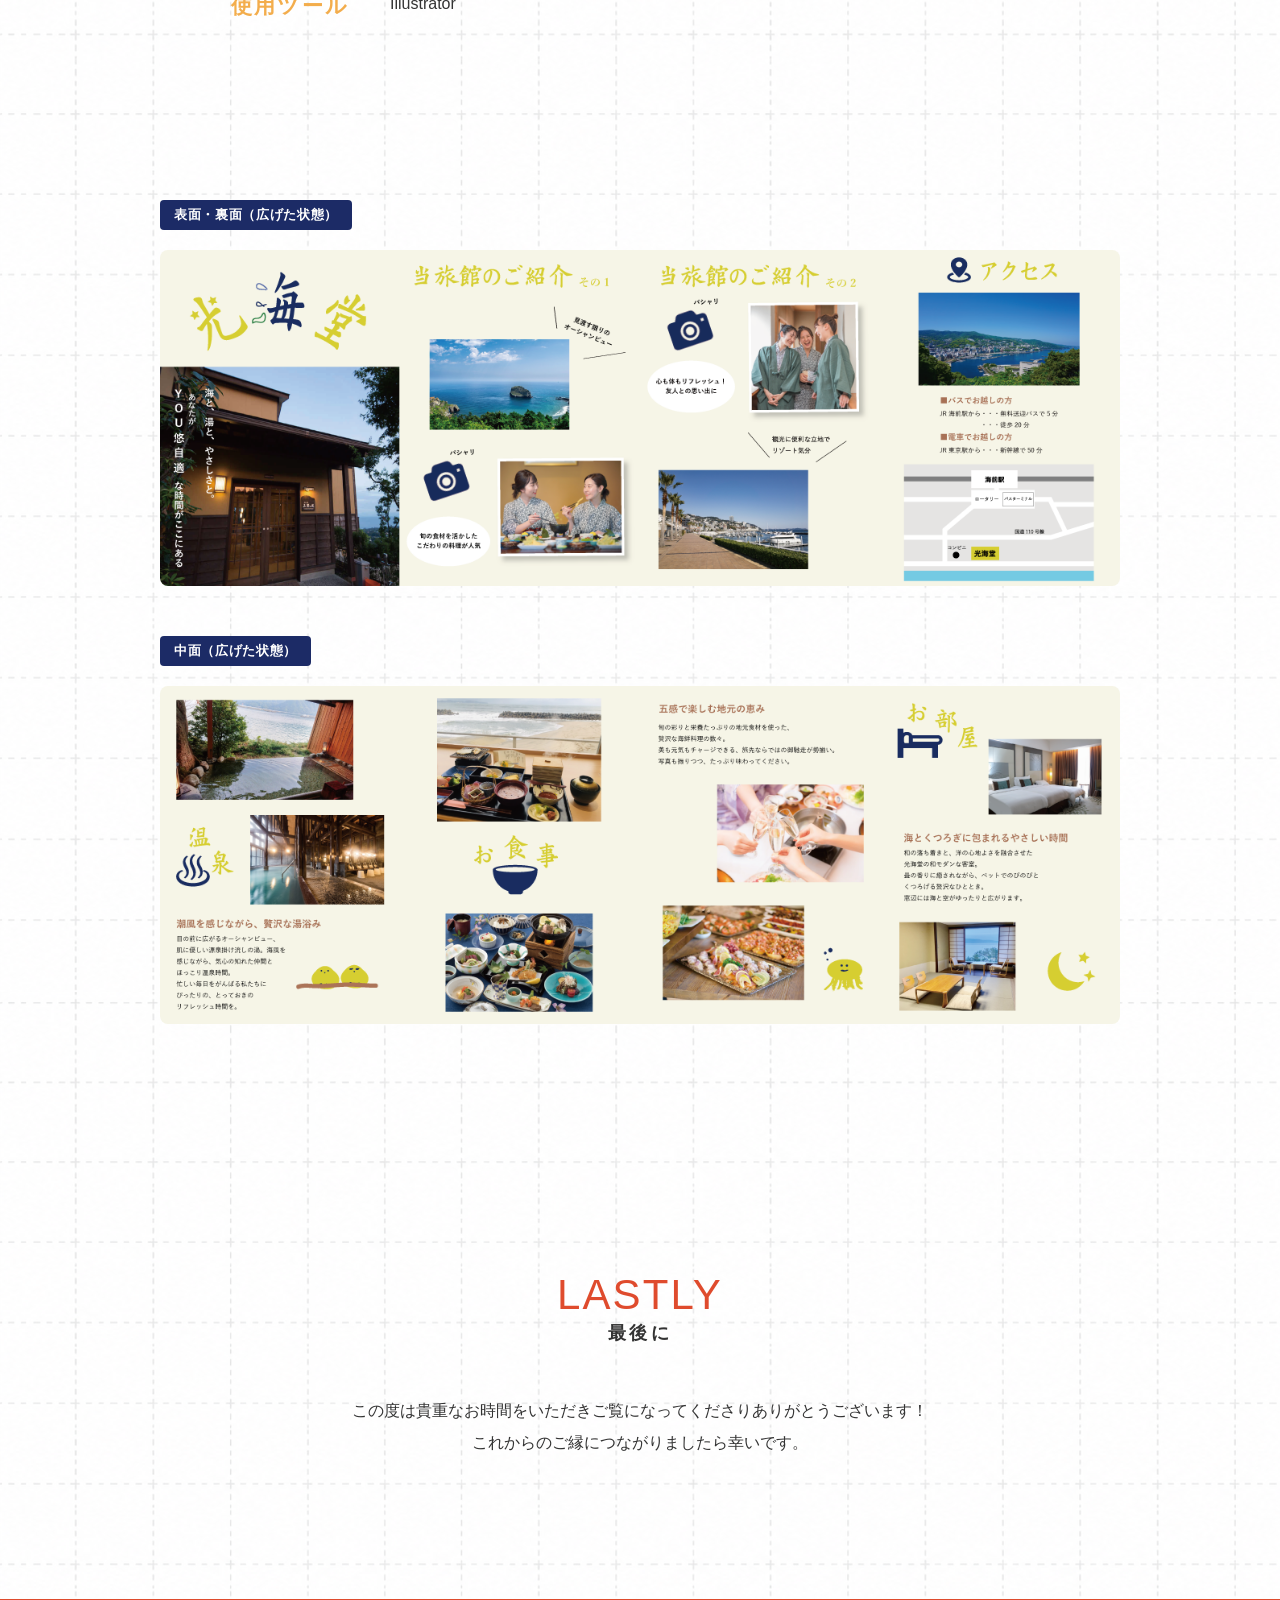
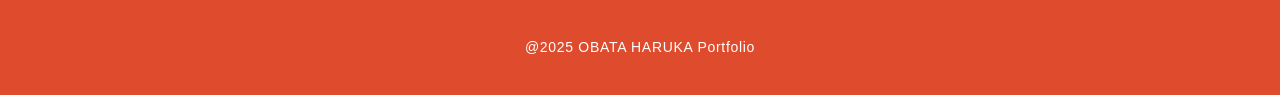
<file: works/leaflet/index.html>
<!DOCTYPE HTML>
<html lang="ja">
<head>
<meta charset="utf-8">
<!-- ビューポート -->
<meta name="viewport" content="width=device-width, initial-scale=1.0">
<title>WORKS｜四つ折りリーフレット『光海堂』</title>
<link href="../../css/reset.css" rel="stylesheet">
<link href="../../css/style.css" rel="stylesheet">
<!--jQuery本体-->
<script src="https://code.jquery.com/jquery-1.11.2.min.js"></script>

<!--ready関数-->
<script>
$(function(){

});
</script>

</head>

<body>
<!-- ヘッダー -->
    <header class="about-site-header">
        <div class="home-logo">
            <a href="../../index.html" class="home-btn">
                <img src="../../img/home-button.png" alt="HOME" class="home-icon">
            </a>
        </div>
        <nav class="about-header-nav">
            <ul>
                <li><a href="../../about/index.html">ABOUT</a></li>
                <li><a href="../../index.html#works">WORKS</a></li>
                <li><a href="../../index.html#contact">CONTACT</a></li>
            </ul>
        </nav>
    </header>

<!-- トップビュー -->
    <main class="works-detail-main">
        <section class="works-title-section">
            <div class="works-title-area">
                <h2 class="works-title-en">WORKS</h2>
                <p class="works-title-jp">制作物</p>
            </div>
            <div class="deco-character">
                <img src="../../img/character-half.png" alt="キャラクターイラスト">
            </div>
        </section>

        <section class="works-visual-section">
			<div class="mockup-container">
				<div class="laptop-mockup-single">
					<img src="../../img/mockup-koukaidou.png" alt="珠結 Webサイト モックアップ" class="mockup-image">
				</div>
			</div>
		</section>

<!-- メイン -->
		<section class="works-spec-section">
			<div class="spec-container">
				
				<div class="spec-header">
					<span class="badge badge-team">チーム制作</span>
					<h3 class="spec-main-title">くつろぎの温泉宿『光海堂』のリーフレット</h3>
				</div>

				<div class="spec-content-list">
					
					<div class="spec-block">
						<div class="spec-label">概要</div>
						<div class="spec-value">
							<p>『ことりっぷ』のような和モダンで温かみのある旅行ガイドブックの四つ折りリーフレットをグループ制作で制作しました。</p>
                            <p>豊富な写真を用いて理想の滞在イメージを視覚的に提供し、客室やアクセス等の主要情報をコンパクトにまとめることで、スムーズな意思決定と安心感をもたらす情報設計を徹底しています。 </p>
                            <p>担当した表紙では、旅館名「光海堂」の文字を作字し、波や鳥のモチーフをあしらうことで、手に取りやすく旅へのワクワク感と親しみやすさを表現しました。裏表紙では、アクセスの情報のみを記載し、情報過多にならないように簡潔にシンプルなデザインで情報を伝えるよう意識しました。</p>
						</div>
					</div>

					<div class="spec-block">
						<div class="spec-label">目的</div>
						<div class="spec-value">
							<p>女子旅を計画しているユーザーに向けて、宿の魅力や特別な体験価値を視覚的に伝え、宿泊予約へ繋げることを目的として制作しました。</p>
							<p>旅行先決定に必要な主要情報をコンパクトにまとめることで比較検討の手間を省き、手に取りやすいリーフレットを通じて、認知拡大や安心感の獲得、ブランディング強化を図っています。</p>
						</div>
					</div>

					<div class="spec-block">
						<div class="spec-label">ターゲット</div>
						<div class="spec-value">
							<p>学生時代の友人同士で女子旅を計画している20代後半の女性向け</p>
                            <p>日々の仕事の忙しさから離れ、気心の知れた友人3人で「少し贅沢で特別な癒やしの時間を過ごしたい」と考え、自分たちの理想にぴったりの宿泊施設を探しているユーザー</p>
                            <p>旅行ガイドブックのような温かみのある世界観を好み、旅先での具体的な滞在イメージや安心感を求めている層をターゲットとしています。</p>
						</div>
					</div>

					<div class="spec-block">
						<div class="spec-label">コンセプト</div>
						<div class="spec-value">
							<p>和モダン、シンプル、温かみのあるかわいらしさ</p>
						</div>
					</div>

					<div class="spec-block">
						<div class="spec-label">フォント</div>
						<div class="spec-value">
							<p>大見出し：黄色（#B1A63D）　18px　ＤＦ欧陽詢体W5<br>中見出し：茶色（#AF7558）　12px　游ゴシック<br>本文：黒（#000）　8px　游ゴシック</p>
							<p>和モダンの世界観や旅のワクワク感を表現するために、大見出しには個性的で風情のある「ＤＦ欧陽詢体W5」を使用し、落ち着いた黄色（18px）で紙面の主役となるよう目立たせました。</p>
                            <p>中見出しと本文には、紙面でもスマートで可読性の高い「游ゴシック」を採用しています。</p>
                            <p>中見出しは温かみのある茶色（12px）で情報の区切りを分かりやすく示し、本文は視認性を最優先した黒（8px）に設定することで、シンプルで優しく落ち着いた印象と高い実用性を両立させました。</p>
						</div>
					</div>

					<div class="spec-block">
						<div class="spec-label">カラー</div>
						<div class="spec-value">
							<div class="color-palette">
								<div class="color-item">
									<span class="color-name">ベースカラー</span>
									<span class="color-chip bg-koukaidou-base"></span>
								</div>
								<div class="color-item">
									<span class="color-name">メインカラー</span>
									<span class="color-chip bg-koukaidou-main"></span>
								</div>
								<div class="color-item">
									<span class="color-name">アクセントカラー</span>
									<span class="color-chip bg-koukaidou-accent"></span>
								</div>
							</div>
							<p>温かみのあるかわいらしさを表現するために、ベースカラーには柔らかいベージュの「#F7F6E8」を使用しました。 </p>
                            <p>メインカラーの「#D6CE31」で落ち着いた和モダンの雰囲気を演出し、アクセントカラーには全体を上品に引き締めるネイビーの「#1C2B66」を採用しています。</p>
                            <p>全体をやさしい色味でまとめつつ凛としたネイビーを効かせることで、ターゲットである20代女性が親しみやすく、特別感と癒やしを感じられる温泉宿のイメージを表現しました</p>
						</div>
					</div>

					<div class="spec-block">
						<div class="spec-label">制作時期</div>
						<div class="spec-value">
							<p>2025年7月</p>
						</div>
					</div>

					<div class="spec-block">
						<div class="spec-label">制作時間</div>
						<div class="spec-value">
							<p>企画・構成：8時間<br>デザイン制作：20時間</p>
						</div>
					</div>

					<div class="spec-block no-border">
						<div class="spec-label">使用ツール</div>
						<div class="spec-value">
							<p>Illustrator</p>
						</div>
					</div>

				</div>

			</div>
		</section>

        <div class="leaflet-detail-container">
            <div class="leaflet-item-block">
                <span class="leaflet-label">表面・裏面（広げた状態）</span>
                <div class="leaflet-image-box">
                    <img src="../../img/leaflet-top.png" alt="光海堂 リーフレット表面・裏面カンプ">
                </div>
            </div>
            <div class="leaflet-item-block">
                <span class="leaflet-label">中面（広げた状態）</span>
                <div class="leaflet-image-box">
                    <img src="../../img/leaflet-bottom.png" alt="光海堂 リーフレット中面カンプ">
                </div>
            </div>
        </div>

    </main>

<!-- 最後にセクション -->
    <section id="contact" class="contact-section">
        <div class="contact-title-area">
            <h2 class="contact-title-en">LASTLY</h2>
            <p class="contact-title-jp">最後に</p>
        </div>

        <div class="contact-content">
            <p class="contact-text">
                この度は貴重なお時間をいただきご覧になってくださりありがとうございます！<br>
                これからのご縁につながりましたら幸いです。
            </p>
        </div>
    </section>
<!-- フッター -->
    <footer class="site-footer">
        <p class="copyright">@2025 OBATA HARUKA Portfolio</p>
    </footer>

<!-- ヘッダーのjQuery -->
<script>
$(function() {
	// $(window).on('scroll', function() {
	// 	if ($(this).scrollTop() > 100) {
	// 		$('.about-header-nav').addClass('is-scrolled');
	// 	} else {
	// 		$('.about-header-nav').removeClass('is-scrolled');
	// 	}
	// });
    
    // トップに戻るボタン
    var $pageTop = $('#page-top');
	$(window).on('scroll', function() {
		if ($(this).scrollTop() > 150) {
			$pageTop.addClass('is-active');
		} else {
			$pageTop.removeClass('is-active');
		}
	});
	$pageTop.on('click', function(e) {
		e.preventDefault(); 
		$('html, body').animate({
			scrollTop: 0
		}, 500); 
	});
});
</script>

<!-- トップに戻るボタン -->
<div id="page-top" class="return-top-btn">
	<a href="#">
		<img src="../../img/page-top-button.png" alt="うえにもどるのボタン">
	</a>
</div>



</body>

</html>
</file>
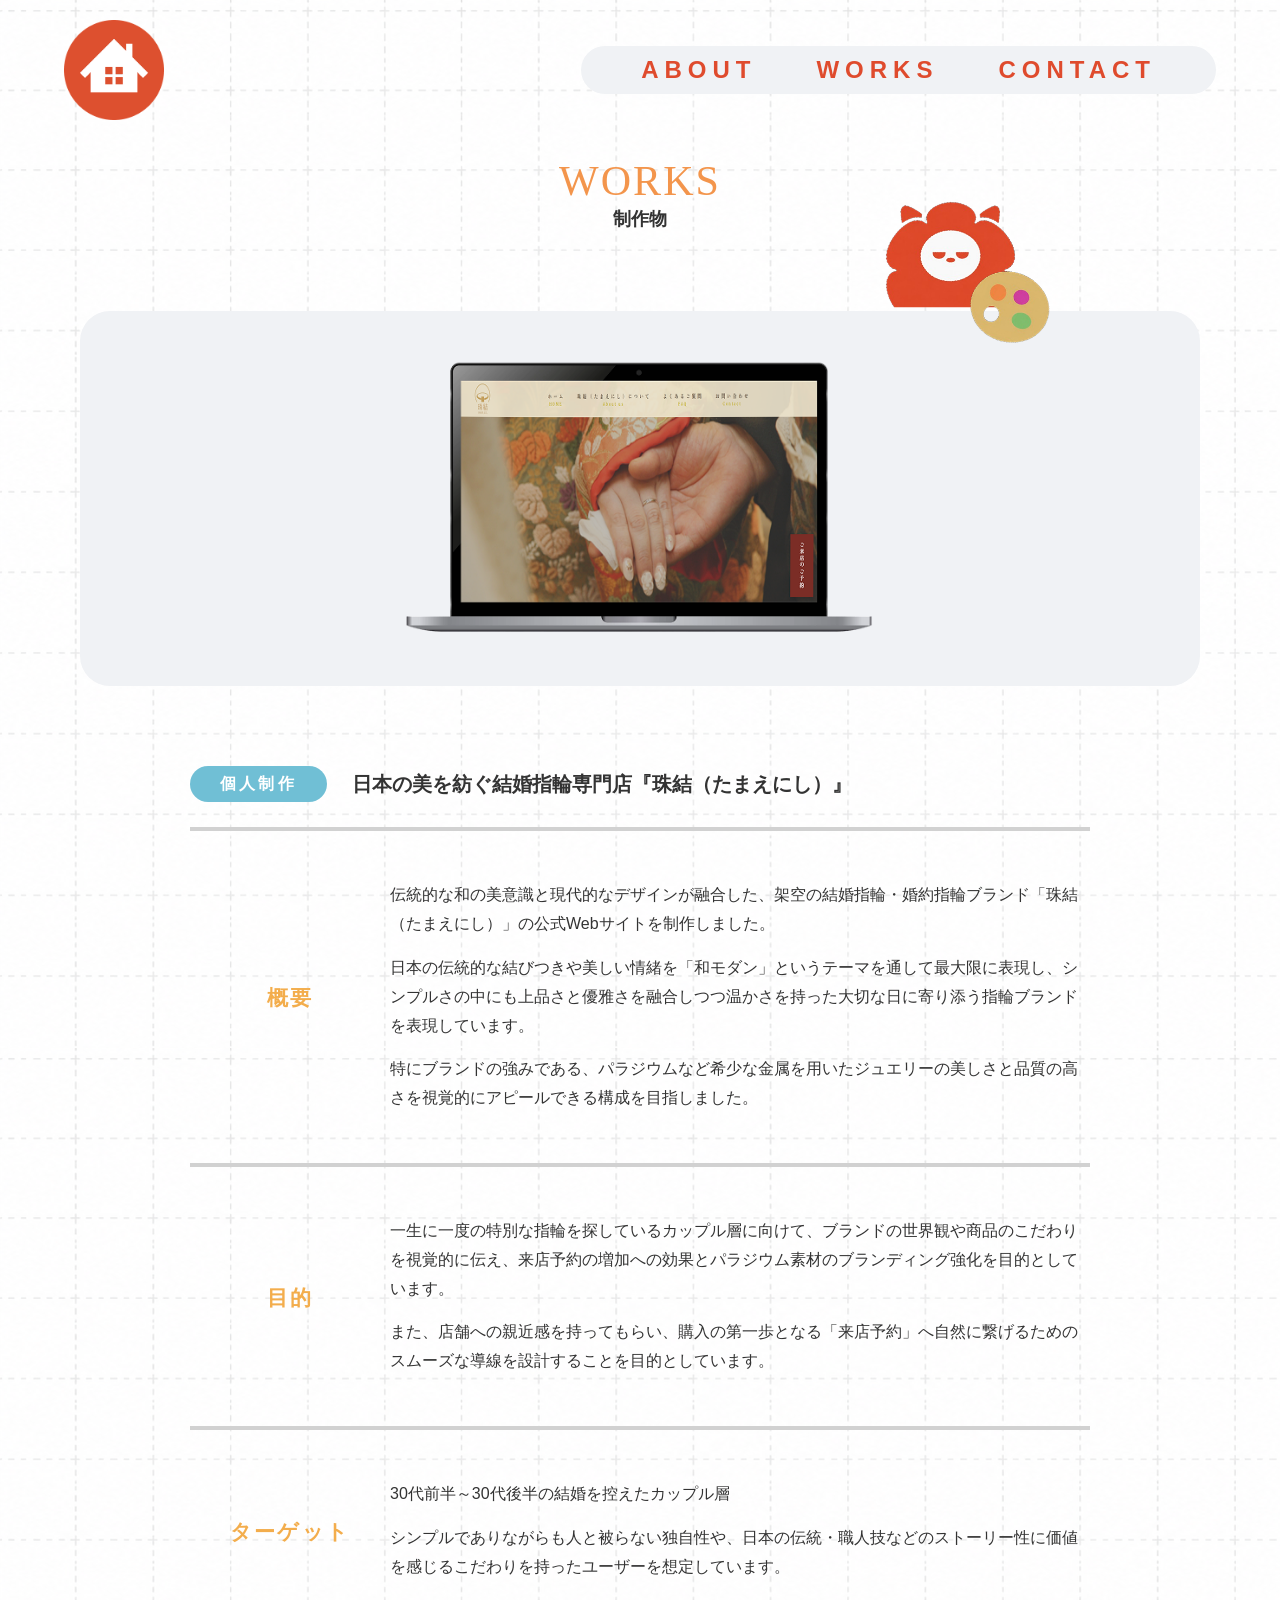
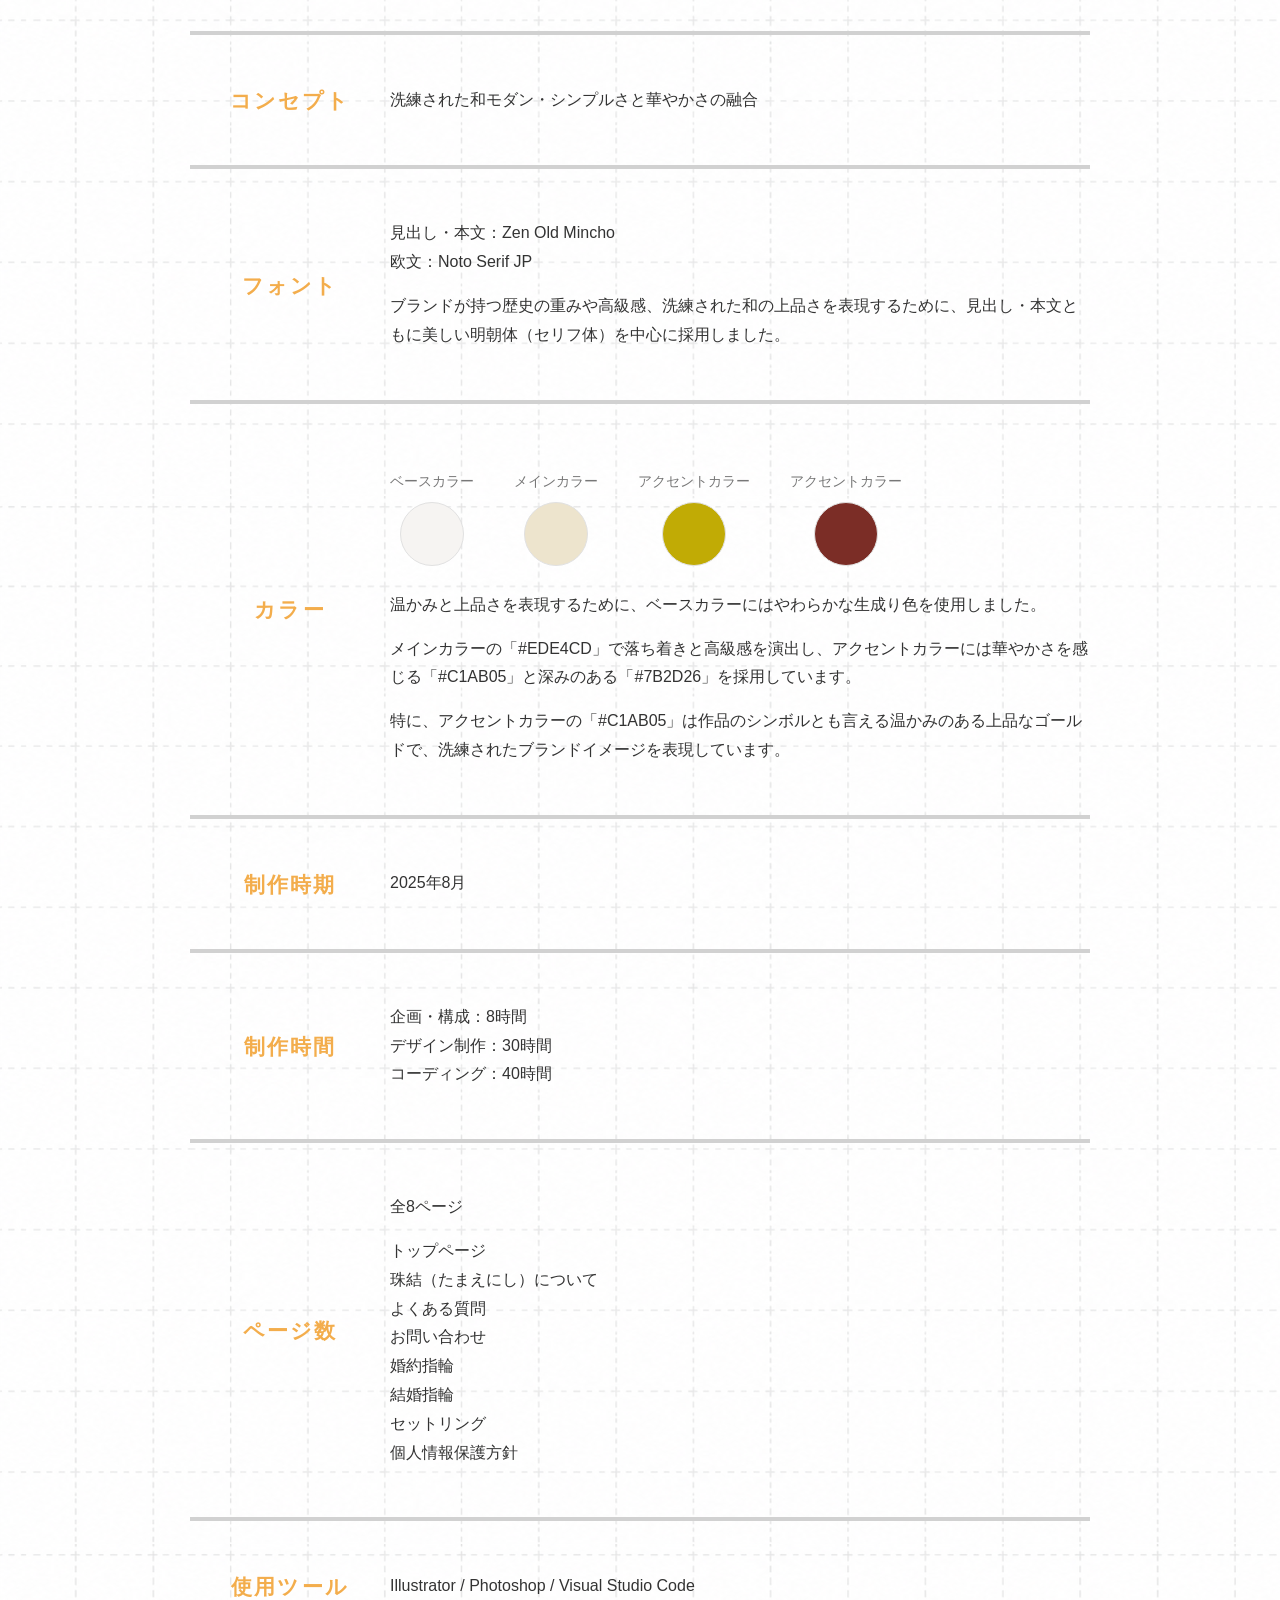
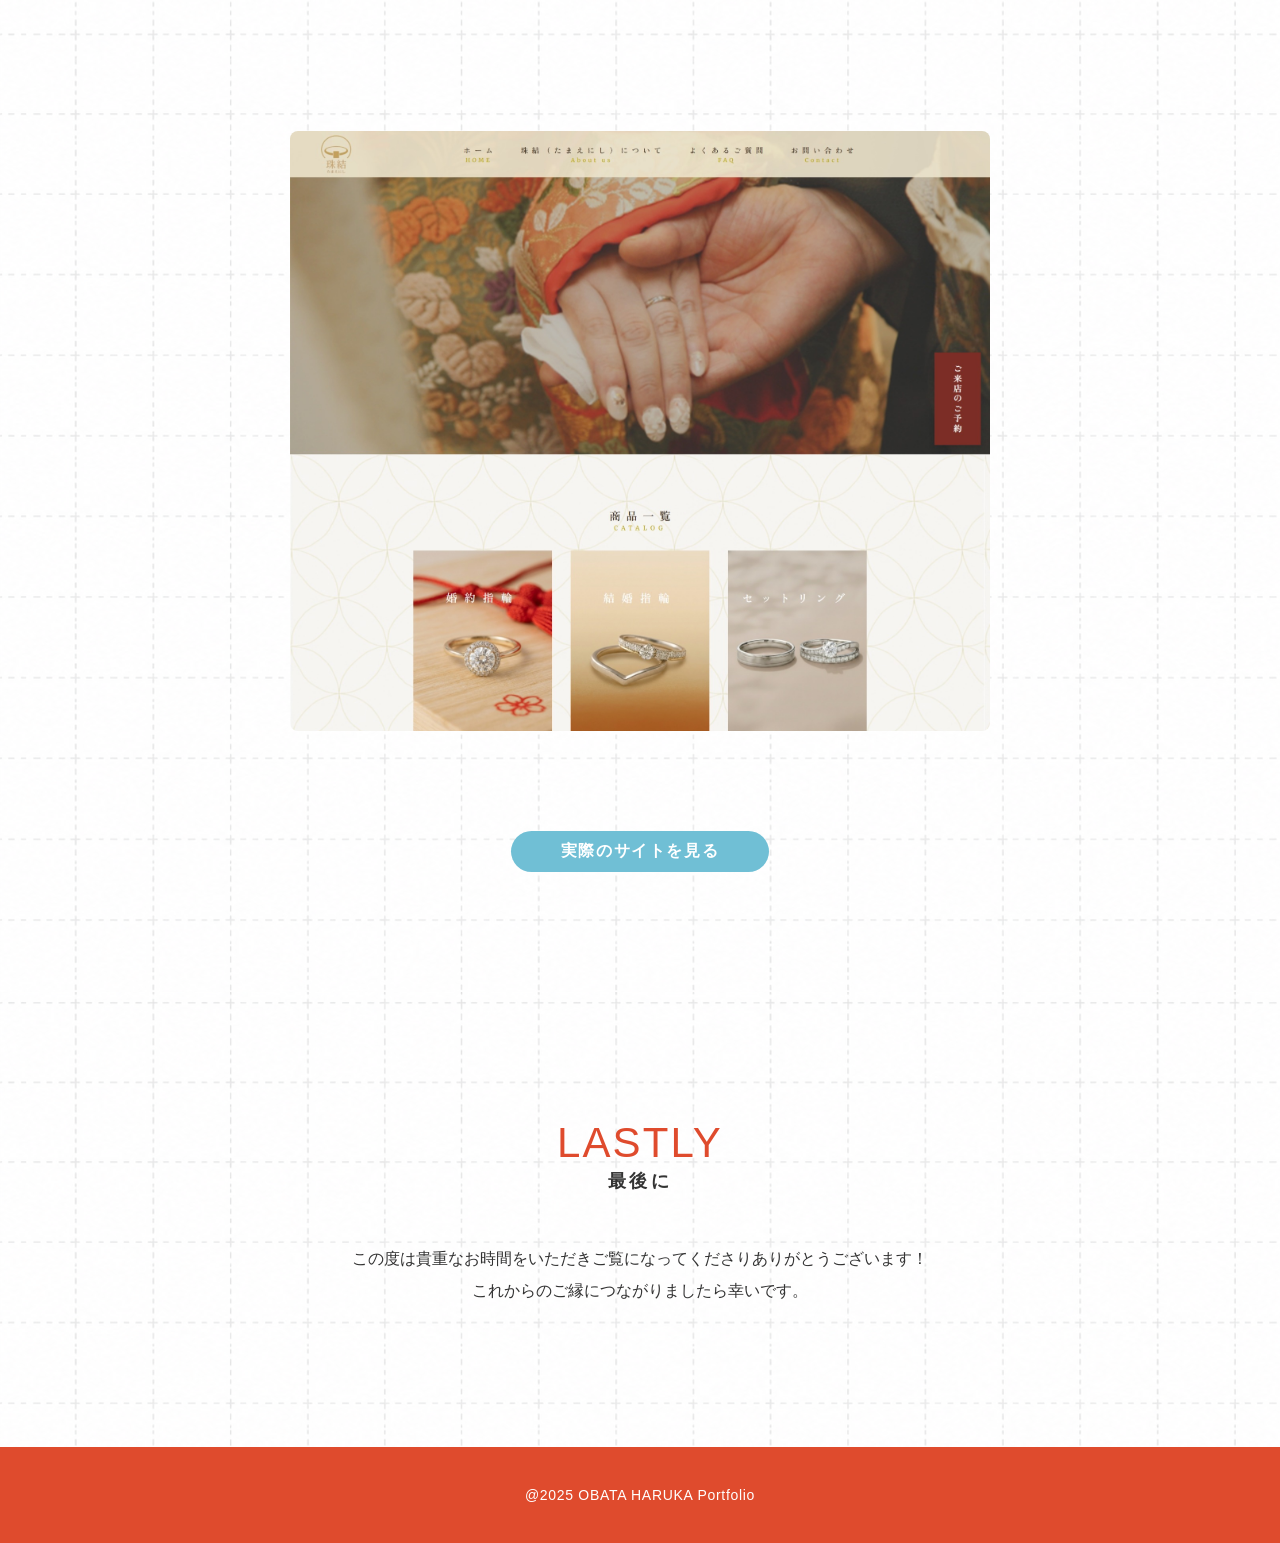
<file: works/ring/index.html>
<!DOCTYPE HTML>
<html lang="ja">
<head>
<meta charset="utf-8">
<!-- ビューポート -->
<meta name="viewport" content="width=device-width, initial-scale=1.0">
<title>WORKS｜指輪サイト『珠結』</title>
<link href="../../css/reset.css" rel="stylesheet">
<link href="../../css/style.css" rel="stylesheet">
<!--jQuery本体-->
<script src="https://code.jquery.com/jquery-1.11.2.min.js"></script>

<!--ready関数-->
<script>
$(function(){

});
</script>

</head>

<body>
<!-- ヘッダー -->
    <header class="about-site-header">
        <div class="home-logo">
            <a href="../../index.html" class="home-btn">
                <img src="../../img/home-button.png" alt="HOME" class="home-icon">
            </a>
        </div>
        <nav class="about-header-nav">
            <ul>
                <li><a href="../../about/index.html">ABOUT</a></li>
                <li><a href="../../index.html#works">WORKS</a></li>
                <li><a href="../../index.html#contact">CONTACT</a></li>
            </ul>
        </nav>
    </header>

<!-- トップビュー -->
    <main class="works-detail-main">
        <section class="works-title-section">
            <div class="works-title-area">
                <h2 class="works-title-en">WORKS</h2>
                <p class="works-title-jp">制作物</p>
            </div>
            <div class="deco-character">
                <img src="../../img/character-half.png" alt="キャラクターイラスト">
            </div>
        </section>

        <section class="works-visual-section">
			<div class="mockup-container">
				<div class="laptop-mockup-single">
					<img src="../../img/mockup-tamaenishi.png" alt="珠結 Webサイト モックアップ" class="mockup-image">
				</div>
			</div>
		</section>

<!-- メイン -->
		<section class="works-spec-section">
			<div class="spec-container">
				
				<div class="spec-header">
					<span class="badge badge-personal">個人制作</span>
					<h3 class="spec-main-title">日本の美を紡ぐ結婚指輪専門店『珠結（たまえにし）』</h3>
				</div>

				<div class="spec-content-list">
					
					<div class="spec-block">
						<div class="spec-label">概要</div>
						<div class="spec-value">
							<p>伝統的な和の美意識と現代的なデザインが融合した、架空の結婚指輪・婚約指輪ブランド「珠結（たまえにし）」の公式Webサイトを制作しました。</p>
							<p>日本の伝統的な結びつきや美しい情緒を「和モダン」というテーマを通して最大限に表現し、シンプルさの中にも上品さと優雅さを融合しつつ温かさを持った大切な日に寄り添う指輪ブランドを表現しています。</p>
							<p>特にブランドの強みである、パラジウムなど希少な金属を用いたジュエリーの美しさと品質の高さを視覚的にアピールできる構成を目指しました。</p>
						</div>
					</div>

					<div class="spec-block">
						<div class="spec-label">目的</div>
						<div class="spec-value">
							<p>一生に一度の特別な指輪を探しているカップル層に向けて、ブランドの世界観や商品のこだわりを視覚的に伝え、来店予約の増加への効果とパラジウム素材のブランディング強化を目的としています。</p>
							<p>また、店舗への親近感を持ってもらい、購入の第一歩となる「来店予約」へ自然に繋げるためのスムーズな導線を設計することを目的としています。</p>
						</div>
					</div>

					<div class="spec-block">
						<div class="spec-label">ターゲット</div>
						<div class="spec-value">
							<p>30代前半～30代後半の結婚を控えたカップル層</p>
							<p>シンプルでありながらも人と被らない独自性や、日本の伝統・職人技などのストーリー性に価値を感じるこだわりを持ったユーザーを想定しています。</p>
						</div>
					</div>

					<div class="spec-block">
						<div class="spec-label">コンセプト</div>
						<div class="spec-value">
							<p>洗練された和モダン・シンプルさと華やかさの融合</p>
						</div>
					</div>

					<div class="spec-block">
						<div class="spec-label">フォント</div>
						<div class="spec-value">
							<p>見出し・本文：Zen Old Mincho<br>欧文：Noto Serif JP</p>
							<p>ブランドが持つ歴史の重みや高級感、洗練された和の上品さを表現するために、見出し・本文ともに美しい明朝体（セリフ体）を中心に採用しました。</p>
						</div>
					</div>

					<div class="spec-block">
						<div class="spec-label">カラー</div>
						<div class="spec-value">
							<div class="color-palette">
								<div class="color-item">
									<span class="color-name">ベースカラー</span>
									<span class="color-chip bg-base"></span>
								</div>
								<div class="color-item">
									<span class="color-name">メインカラー</span>
									<span class="color-chip bg-main"></span>
								</div>
								<div class="color-item">
									<span class="color-name">アクセントカラー</span>
									<span class="color-chip bg-accent1"></span>
								</div>
								<div class="color-item">
									<span class="color-name">アクセントカラー</span>
									<span class="color-chip bg-accent2"></span>
								</div>
							</div>
							<p>温かみと上品さを表現するために、ベースカラーにはやわらかな生成り色を使用しました。</p>
							<p>メインカラーの「#EDE4CD」で落ち着きと高級感を演出し、アクセントカラーには華やかさを感じる「#C1AB05」と深みのある「#7B2D26」を採用しています。</p>
							<p>特に、アクセントカラーの「#C1AB05」は作品のシンボルとも言える温かみのある上品なゴールドで、洗練されたブランドイメージを表現しています。</p>
						</div>
					</div>

					<div class="spec-block">
						<div class="spec-label">制作時期</div>
						<div class="spec-value">
							<p>2025年8月</p>
						</div>
					</div>

					<div class="spec-block">
						<div class="spec-label">制作時間</div>
						<div class="spec-value">
							<p>企画・構成：8時間<br>デザイン制作：30時間<br>コーディング：40時間</p>
						</div>
					</div>

					<div class="spec-block">
						<div class="spec-label">ページ数</div>
						<div class="spec-value">
							<p>全8ページ</p>
							<p>トップページ<br>珠結（たまえにし）について<br>よくある質問<br>お問い合わせ<br>婚約指輪<br>結婚指輪<br>セットリング<br>個人情報保護方針</p>
						</div>
					</div>

					<div class="spec-block no-border">
						<div class="spec-label">使用ツール</div>
						<div class="spec-value">
							<p>Illustrator / Photoshop / Visual Studio Code</p>
						</div>
					</div>

				</div>

			</div>
		</section>

		<div class="works-preview-area">
			<div class="preview-scroll-container">
				<img src="../../img/scroll-tamaenishi.jpeg" alt="珠結（たまえにし）トップページ画面プレビュー" class="preview-image">
			</div>
			
			<div class="site-link-wrap">
				<a href="https://bombom425.github.io/tamaenishi/" target="_blank" rel="noopener noreferrer" class="btn-site-link">
					実際のサイトを見る
				</a>
			</div>
		</div>


    </main>

<!-- 最後にセクション -->
    <section id="contact" class="contact-section">
        <div class="contact-title-area">
            <h2 class="contact-title-en">LASTLY</h2>
            <p class="contact-title-jp">最後に</p>
        </div>

        <div class="contact-content">
            <p class="contact-text">
                この度は貴重なお時間をいただきご覧になってくださりありがとうございます！<br>
                これからのご縁につながりましたら幸いです。
            </p>
        </div>
    </section>
<!-- フッター -->
    <footer class="site-footer">
        <p class="copyright">@2025 OBATA HARUKA Portfolio</p>
    </footer>

<!-- ヘッダーのjQuery -->
<script>
$(function() {
	// $(window).on('scroll', function() {
	// 	if ($(this).scrollTop() > 100) {
	// 		$('.about-header-nav').addClass('is-scrolled');
	// 	} else {
	// 		$('.about-header-nav').removeClass('is-scrolled');
	// 	}
	// });
    
    // トップに戻るボタン
    var $pageTop = $('#page-top');
	$(window).on('scroll', function() {
		if ($(this).scrollTop() > 150) {
			$pageTop.addClass('is-active');
		} else {
			$pageTop.removeClass('is-active');
		}
	});
	$pageTop.on('click', function(e) {
		e.preventDefault(); 
		$('html, body').animate({
			scrollTop: 0
		}, 500); 
	});
});
</script>

<!-- トップに戻るボタン -->
<div id="page-top" class="return-top-btn">
	<a href="#">
		<img src="../../img/page-top-button.png" alt="うえにもどるのボタン">
	</a>
</div>



</body>

</html>
</file>
<file: css/style.css>
@charset "utf-8";
/* CSS Document */

/* 全体の設定 */
.container {
  max-width: 1000px;
  margin: 0 auto;
  padding: 60px 20px;
}


:root {
    --primary-green: #76d059;
    --accent-red: #c94a45;
    --dark-gray: #222;
    --bg-color: #fff;
    --text-color: #333;
}
body {
    margin: 0;
	font-family: "Zen Maru Gothic", sans-serif;
    background-color: var(--bg-color);
    color: var(--text-color);
    /* サイト左右のグリーンライン */
    /* border-left: 15px solid var(--primary-green);
    border-right: 15px solid var(--primary-green); */
    /* min-height: 100vh; */
	background-image: url("../img/body-background-image-use.png");
	background-repeat: repeat;
	background-attachment: scroll;
	background-position: left top;
}

/* ======== */
/* ヘッダー */
/* ======== */
.site-header {
	/* ヘッダーの固定配置
	position: fixed;
	top: 20px; 
	left: 70%;
	transform: translateX(-50%);
	width: auto;
	z-index: 100; */
	position: absolute;
	top: 20px; 
	left: 70%;
	transform: translateX(-50%);
	width: auto;
	z-index: 100;
}
.header-nav {
	background-color: #f0f2f5; 
	border-radius: 50px;
	padding: 10px 60px;
    transition: background-color 0.4s ease;
    white-space: nowrap;
}
/* .header-nav.is-scrolled {
	background-color: rgba(243, 244, 245, 0.6); 
	box-shadow: none;
} */
.header-nav ul {
	display: flex;
	justify-content: center;
	gap: 60px;
	list-style: none;
}
.header-nav a {
    display: inline-block;
    font-family: 'Darumadrop One', sans-serif;
	text-decoration: none;
	color: #DF4B2D;
	font-weight: 700;
	font-size: 1.5rem;
	letter-spacing: 0.25em;
	transition: opacity 0.3s;
}
.header-nav a:hover {
	/* opacity: 0.7; */
    transform: scale(1.2);
}

@media screen and (max-width: 768px) {
	.site-header {
		top: 10px;        
		left: 50%;           
		transform: translateX(-50%); 
		width: 90%;             
		max-width: 400px;     
	}
	.header-nav {
		padding: 8px 0;        
		border-radius: 30px;    
	}
	.header-nav ul {
		gap: 20px;              
	}
	.header-nav a {
		font-size: 1rem;       
		letter-spacing: 0.1em;   
	}
	.header-nav a:hover {
		transform: none;
	}
}

/* ============ */
/* トップビュー */
/* ============ */
.hero-container {
	position: relative;
	width: calc(100% - 150px); /* 左右に200pxずつの隙間を作る */
	height: calc(100vh - 150px); /* 上下に200pxずつの隙間を作る */
	margin: 100px auto 0; 
	background-image: url('../img/topview-background-image02.png');
	background-size: cover;
	background-position: center;
	background-repeat: no-repeat;
	overflow: hidden;
	border-radius: 40px; 
}
.hero-overlay {
	position: absolute;
	top: 0;
	left: 0;
	width: 100%;
	height: 100%;
	background-color: rgba(30, 30, 30, 0.5); 
	z-index: 1;
	border-radius: 40px;
}
.hero-inner {
	position: absolute;
	top: 50%;
	left: 50%;
	transform: translate(-50%, -50%);
	z-index: 2;
	text-align: center;
	width: 100%; 
}
.hero-overlay-text {
	font-family: 'Darumadrop One', sans-serif;
	font-size: 2.75rem; 
	color: #fff; 
	font-weight: 700;
	line-height: 1.5;
	letter-spacing: 1em; 
	text-align: center;
}
.hero-overlay-text-small{
	font-family: 'Darumadrop One', sans-serif;
	font-size: 2.25rem; 
	color: #fff; 
	font-weight: 700;
	line-height: 1.5;
	letter-spacing: 0.75em; 
	text-align: center;
	margin-bottom: 100px;
}
.hero-character {
	position: absolute;
	bottom: -50px; 
	left: 50%;
	transform: translate(-50%, 0);
	z-index: 3; 
	width: 300px; 
	height: auto;
}
.hero-character img {
	width: 100%;
	height: auto;
	display: block;
}

@media screen and (max-width: 768px) {
	.hero-container {
		width: 100%; 
		height: 100vh;
		margin: 0 auto;
		border-radius: 0; 
	}
	.hero-overlay {
		border-radius: 0; 
	}
	.hero-inner {
		padding: 0 20px; 
		box-sizing: border-box;
	}
	.hero-overlay-text {
		font-size: 2.5rem; 
		letter-spacing: 0.3em; 
		line-height: 1.4;
	}
	.hero-overlay-text-small {
		font-size: 1.875rem;
		letter-spacing: 0.2em;
		margin-bottom: 60px; 
	}
	.hero-character {
		width: 180px;
		bottom: -25px;
	}
}

/* =================*/
/* 自己紹介セクション  
/* ================= */
.about-section {
    /* background-color: #f0f2f5;  */
    /* padding: 20px 20px 100px; アバターと自己紹介文を平行　*/
    padding: 100px 20px; 
}
.about-container {
    max-width: 1000px; 
    margin: 0 auto;
    display: flex;
    justify-content: center;
    align-items: center;
    gap: 60px; 
}
.about-profile {
    width: 320px;
    flex-shrink: 0; 
    display: flex;
    flex-direction: column;
    align-items: center;
}
.profile-en {
    font-family: "Darumadrop One", sans-serif; 
    font-size: 1.5rem;
    color: #F34CAB; 
    letter-spacing: 0.15em;
	line-height: 1em;
    text-align: center;
}
.profile-jp {
    font-family: "Darumadrop One", sans-serif;
    font-size: 3rem;
    letter-spacing: 0.05em;
    text-align: center;
}
.profile-avatar {
    width: 100%;
}
.profile-avatar img {
    width: 100%;
    height: auto;
    display: block;
}
.about-content {
    flex: 1;
    display: flex;
    flex-direction: column;
    justify-content: center;
    align-items: center; 
    /* padding-top: 200px; アバターと自己紹介文を平行　*/
}
.about-text {
    margin-bottom: 40px;
    text-align: justify; 
}
.about-text p {
	font-family: "Zen Kaku Gothic New", sans-serif;
    font-weight: 500; 
    font-size: 1rem;
    line-height: 2.2; 
}
.about-text p {
    margin: 0;
}
.more-btn {
    display: inline-block;
    background-color: #F34CAB; 
    color: #fff;
    font-family: "Darumadrop One", sans-serif; 
    font-size: 1.5rem;
    padding: 10px 50px;
    border-radius: 50px; 
    text-decoration: none; 
    transition: background-color 0.3s, transform 0.2s;
    letter-spacing: 0.1em;
}
.more-btn:hover {
    /* opacity: 0.7; */
    transform: translateY(-5px); 
}

@media screen and (max-width: 768px) {
    .about-container {
        flex-direction: column; 
        align-items: center;
        gap: 40px;
    }
    .about-profile {
        width: 100%;
        max-width: 320px; 
    }
    .about-content {
        padding-top: 0; 
        align-items: center; 
    }
    .about-text {
        text-align: left; 
        margin-bottom: 30px;
    }
    .more-btn {
        width: 100%;
        max-width: 300px; 
        text-align: center;
    }
}

/* ====================== */
/* 私にできることセクション  
/* ====================== */
.skills-section {
    padding: 100px 20px;
}
.skills-title-area {
    margin-bottom: 40px;
}
.skills-title-en {
    font-family: "Darumadrop One", sans-serif;
    font-size: 2.625rem;
    color: #F3954C;
    margin: 0 0 5px 0;
    letter-spacing: 0.05em;
	line-height: 1em;
    text-align: center;
}
.skills-title-jp {
    font-weight: bold;
    font-size: 1.125rem;
    margin: 0;
    letter-spacing: 0.1em;
    text-align: center;
}
.skills-container {
    max-width: 1200px;
	margin: 0 auto;
	display: grid;
	grid-template-columns: repeat(3, 1fr); 
	gap: 40px;
}
.skill-card {
    box-sizing: border-box;
    display: flex;
    flex-direction: column;
	align-items: center;       
	text-align: center;
}
.card-header {
	display: flex;
	align-items: center;        
	justify-content: center;   
	gap: 15px;                  
	margin-bottom: 30px;     
	width: 100%;
}
.card-num {
    font-family: "Darumadrop One", sans-serif;
    font-size: 5rem;
    color: rgba(243, 149, 76, 0.5);
    margin-bottom: 25px;
    line-height: 1em;
    z-index: 1; 
    pointer-events: none; 
}
.card-title {
    font-size: 1.3125rem;
    font-weight: 500;
    letter-spacing: 0.05em;
    color: #fff;
	background-color: #F3954C; 
	padding: 8px 24px;          
	margin: 0;         
	white-space: nowrap;
}
.card-img {
    width: 100%;
    max-width: 220px; 
    height: 140px; 
    display: flex;
    justify-content: center;
    align-items: center;
    margin: 0 0 30px 0;
}
.card-img img {
    max-width: 100%;
    max-height: 100%;
    object-fit: contain; 
}
.card-text {
	font-family: "Zen Kaku Gothic New", sans-serif;
    font-size: 1rem;
    font-weight: 400;
    line-height: 1.8;
	text-align: justify;
    margin: 0;
}

@media screen and (max-width: 768px) {
	.skills-section {
		padding: 60px 20px;
	}
	.skills-title-en {
		font-size: 2.8rem;
	}
	.skills-container {
		grid-template-columns: 1fr; 
		max-width: 450px; 
		gap: 60px;                
	}
	.card-header {
		margin-bottom: 25px;
		gap: 12px;
	}
	.card-num {
		font-size: 3.5rem;    
	}
	.card-title {
		font-size: 1.125rem;
		padding: 6px 20px;
	}
	.card-img {
		max-width: 180px;
		height: 130px;
		margin-bottom: 25px;
	}
	.card-text {
		font-size: 0.9375rem;
		line-height: 1.7;
	}
}

/* ================= */
/* スキルのセクション 
/* ================= */
.skill-detail-section {
    padding: 100px 20px;
}
.skill-detail-title-area {
    margin-bottom: 50px;
}
.skill-detail-title-en {
    font-family: "Darumadrop One", sans-serif;
    font-size: 2.625rem;
    color: #95D570;
    margin: 0 0 5px 0;
    letter-spacing: 0.05em;
	line-height: 1em;
    text-align: center;
}
.skill-detail-title-jp {
    font-weight: bold;
    font-size: 1.125rem;
    margin: 0;
    letter-spacing: 0.1em;
    text-align: center;
}
.skill-tabs {
    display: flex;
    justify-content: center;
    gap: 15px;
    margin-bottom: 50px;
    flex-wrap: wrap; 
}
.tab-btn {
    display: inline-block;
    background-color: #000;
    color: #fff;
    font-weight: 700;
    font-size: 0.875rem;
    padding: 10px 35px;
    border-radius: 50px; 
    cursor: pointer;
    transition: all 0.3s ease;
    letter-spacing: 0.1em;
    outline: none;
}
.tab-btn:hover {
    opacity: 0.8;
}
.tab-btn.active {
    background-color: #95D570;
    color: #fff;
    border: none; 
}
.skill-content-wrap {
    max-width: 600px; 
    margin: 0 auto;
}
.category-title {
    font-size: 1.5rem;
	font-weight: 700;
    margin: 0 0 40px 0;
    padding-bottom: 15px;
    border-bottom: 5px solid #95D570; 
    letter-spacing: 0.05em;
}
.skill-list {
    display: flex;
    flex-direction: column;
    gap: 25px; 
}
.skill-item {
    display: flex;
    flex-direction: column;
    align-items: flex-start;
}
.skill-name {
    font-size: 1.125rem;
    font-weight: bold;
    margin: 0 0 15px 0;
}
.skill-visual-area {
    display: flex;
    align-items: center;
    gap: 20px;
    margin-bottom: 15px;
}
.skill-icon {
    width: 80px;
    height: 80px;
    background-color: #000;
    border-radius: 18px; 
    color: #fff;
    font-weight: 700;
    font-size: 2rem;
    display: flex;
    justify-content: center;
    align-items: center;
    flex-shrink: 0;
}
#coding .skill-icon{
    width: 80px;
    height: 80px;
    background-color: #000;
    border-radius: 18px; 
    color: #fff;
    font-weight: 700;
    font-size: 1.25rem;
    display: flex;
    justify-content: center;
    align-items: center;
    flex-shrink: 0;
}
.skill-icon img {
    width: 60%; 
    height: auto;
    object-fit: contain;
}
.skill-level-bar {
    display: flex;
    gap: 10px; 
}
.level-indicator {
    width: 16px;
    height: 50px; 
    border-radius: 8px; 
    display: inline-block;
}
.level-fill {
    background-color: #95D570;
}
.level-empty {
    background-color: #D9D9D9;
}
.skill-description {
	font-family: "Zen Kaku Gothic New", sans-serif;
    font-size: 1rem;
    font-weight: 400;
    margin: 0;
    line-height: 1.75;
}

@media screen and (max-width: 768px) {
    .skill-detail-section {
        padding: 60px 20px;
    }
    .skill-detail-title-en {
        font-size: 2.8rem;
    }
    .skill-tabs {
        gap: 10px;
        margin-bottom: 40px;
    }
    .tab-btn {
        font-size: 0.85rem;
        padding: 10px 25px;
    }
    .category-title {
        font-size: 1.35rem;
        margin-bottom: 30px;
        padding-bottom: 10px;
    }
    .skill-list {
        gap: 35px;
    }
    .skill-icon {
        width: 65px;
        height: 65px;
        border-radius: 14px;
    }
    .level-indicator {
        width: 12px;
        height: 40px;
        border-radius: 6px;
    }
    .skill-name {
        font-size: 1.1rem;
        margin-bottom: 10px;
    }
    .skill-description {
        font-size: 0.85rem;
    }
}

/* =============== */
/* 制作物セクション */
/* =============== */
.works-section {
	padding: 100px 20px;
}
.works-title-area {
	margin-bottom: 80px;
}
.works-title-en {
	font-family: 'Darumadrop One', cursive;
	font-size: 2.625rem;
	color: #F3954C; 
	margin: 0 0 5px 0;
	letter-spacing: 0.05em;
	line-height: 1em;
	text-align: center;
}
.works-title-jp {
	font-size: 1.125rem;
	font-weight: 700;
	text-align: center;
}
.works-container {
	max-width: 900px;        
	margin: 0 auto;
	display: flex;
	flex-direction: column;
	gap: 100px;                 
}
.works-item {
	width: 100%;
}
.works-link {
	display: flex;
	align-items: center;        
	justify-content: space-between;
	gap: 80px;               
	width: 100%;
	text-decoration: none;      
	cursor: pointer;           
	color: inherit;          
}
.works-item:nth-child(even) .works-link {
	flex-direction: row-reverse;
}
.works-img-box {
	flex: 0 1 50%;            
	max-width: 500px;
	width: 100%;
	aspect-ratio: 16 / 10;    
	border-radius: 30px;      
	display: flex;
	justify-content: center;
	align-items: center;
	padding: 10px 20px;
	box-sizing: border-box;
	width: 100%;
	transition: transform 0.6s ease-in-out;
}
.works-link:hover .works-img-box {
	transform: scale(1.05);
}
.works-img-box.bg-gold {
	/* background: linear-gradient(to bottom, #ffffff 60%, #C1AB05 40%);
	border: 3px solid #C1AB05; */
	background-color: #C1AB05;
}
.works-img-box.bg-red {
	/* background: linear-gradient(to bottom, #ffffff 60%, #E64C4C 40%);
	border: 3px solid #E64C4C; */
	background-color: #E64C4C;
}
.works-img-box.bg-orange {
	/* background: linear-gradient(to bottom, #ffffff 60%, #EAA32A 40%);
	border: 3px solid #EAA32A; */
	background-color: #EAA32A;
}
.works-img-box.bg-yellow {
	/* background: linear-gradient(to bottom, #ffffff 60%, #D6CE31 40%);
	border: 3px solid #D6CE31; */
	background-color: #D6CE31;
}
.works-img-box img {
	max-width: 100%;
	height: auto;
	object-fit: contain;
}
.works-info-box {
	flex: 0 1 50%;
	text-align: left;          
}
.works-img-box.bg-yellow img {
	width: 100%;
	height: 100%;
	object-fit: contain; 
	object-position: center; 
}
.works-meta {
	display: flex;
	align-items: center;
	gap: 15px;
	margin-bottom: 15px;
}
.badge {
	font-size: 1rem;
	font-weight: 700;
	padding: 10px 30px;
	border-radius: 10px;
	display: inline-block;
}
.works-pages {
	font-size: 1.125rem;
	font-weight: 500;
	color: #777;
}
.works-tags {
	font-size: 1rem;
	font-weight: 800;
	color: #70BFD5;             
	letter-spacing: 0.05em;
	margin: 0 0 15px 0;
	white-space: nowrap;
}
.works-item-title {
	font-size: 1.75rem;
	font-weight: 700;
	margin: 0;
	line-height: 1.4;
	white-space: nowrap;
}
.works-item.layout-vertical .works-link {
	flex-direction: column;
	align-items: flex-start;
	width: 100%;
	gap: 80px; 
}
.works-item.layout-vertical .works-info-box {
	width: 100%;
	max-width: 100%;
}
.works-item.layout-vertical .works-img-box.bg-bordeaux {
	width: 100%;
	max-width: 100%;     
	height: auto;
	aspect-ratio: auto;   
	/* background: linear-gradient(to bottom, #ffffff 60%, #901F51 40%); */
	background-color: #901F51;
	/* border: 3px solid #901F51; */
	border-radius: 30px;  
	padding: 60px 40px;  
	box-sizing: border-box;
	margin-top: 80px;
}
.wine-grid-container {
	display: grid;
	grid-template-columns: repeat(2, 1fr); 
	gap: 30px; 
	width: 100%;
	height: 100%;
	align-items: center; 
}
.wine-grid-item {
	width: 100%;
	aspect-ratio: 16 / 11; 
	overflow: hidden;
	display: flex;
	justify-content: center;
	align-items: center;
	border-radius: 12px;
}
.wine-grid-item img {
	width: 100%;
	height: 100%;
	object-fit: contain; 
	padding: 5px;
	box-sizing: border-box;
}
.works-modal-trigger {
	cursor: pointer;
}
.wine-modal-overlay {
	position: fixed;
	top: 0;
	left: 0;
	width: 100%;
	height: 100%;
	background-color: rgba(0, 0, 0, 0.5); 
	display: none;                         
	justify-content: center;
	align-items: center;
	z-index: 9999;
	opacity: 0;
	transition: opacity 0.4s ease;
	padding: 40px 20px;
	box-sizing: border-box;
}
.wine-modal-overlay.is-active {
	display: flex;
	opacity: 1;
}
.wine-modal-content {
	position: relative;
	width: 100%;
	max-width: 1000px;                     
	max-height: 95vh;
	display: flex;
	justify-content: center;
	align-items: center;
}
.wine-modal-container {
	width: 100%;
	background-color: #901F51;             
	border-radius: 30px;
	padding: 50px 40px;
	box-sizing: border-box;
	display: grid;
	grid-template-columns: repeat(1, 1fr); 
	gap: 40px;                             
	overflow-y: auto;                     
	max-height: 90vh;
	-ms-overflow-style: none;              /* IE, Edge用 */
	scrollbar-width: none;                 /* Firefox用 */
}
/* Google Chrome, Safari用のスクロールバー非表示設定 */
.wine-modal-container::-webkit-scrollbar {
	display: none;
}
.wine-modal-item {
	width: 100%;
	aspect-ratio: 16 / 11;
	display: flex;
	justify-content: center;
	align-items: center;
	overflow: hidden;
}
.wine-modal-item img {
	width: 100%;
	height: 100%;
	object-fit: contain;                   
}

/* ======================== */
/* スマホサイズ（768px以下） */
/* ======================== */
@media screen and (max-width: 768px) {
	.works-section {
		padding: 60px 20px;
	}
	.works-title-area {
		margin-bottom: 40px;
	}
	.works-title-en {
		font-size: 2.25rem;
	}
	.works-container {
		gap: 60px; 
	}
	.works-link {
		flex-direction: column;
		gap: 20px; 
	}
	.works-item:nth-child(even) .works-link {
		flex-direction: column;
	}
	.works-img-box {
		max-width: 100%;
		border-radius: 20px; 
	}
	.works-info-box {
		width: 100%;
	}
	.works-meta {
		gap: 10px;
		margin-bottom: 10px;
	}
	.badge {
		font-size: 0.875rem;
		padding: 6px 20px; 
		border-radius: 8px;
	}
	.works-pages {
		font-size: 1rem;
	}
	.works-tags {
		font-size: 0.875rem;
		margin-bottom: 8px;
		white-space: normal; 
	}
	.works-item-title {
		font-size: 1.375rem;
		white-space: normal; 
	}
	.works-item.layout-vertical .works-link {
		gap: 20px;
	}
	.works-item.layout-vertical .works-img-box.bg-bordeaux {
		padding: 30px 20px; 
		border-radius: 20px;
		margin-top: 40px;
	}
	.wine-grid-container {
		gap: 15px; 
	}
	.wine-grid-item {
		border-radius: 8px;
	}
	.wine-modal-content {
		max-width: 100%;
	}
	.wine-modal-container {
		gap: 30px;
		padding: 40px 20px;
		max-height: 85vh;
	}
}

/* ======== */
/* CONTACT  */
/* ======== */
.contact-section {
	padding: 100px 0;
}
.contact-title-en {
	font-family: 'Darumadrop One', sans-serif;
	font-size: 2.625rem;
	color: #DF4B2D;
	text-transform: uppercase;
    margin: 0 0 5px 0;
	letter-spacing: 0.05em;
	line-height: 1em;
    text-align: center;
}
.contact-title-jp {
	font-size: 1.125rem;
    font-weight: 700;
	letter-spacing: 0.2em;
    text-align: center;
}
.contact-content {
    text-align: center;
	margin-top: 50px;
}
.contact-text {
	font-family: "Zen Kaku Gothic New", sans-serif;
	line-height: 2;
	margin-bottom: 40px;
    text-align: center;
}
.contact-btn {
	display: inline-block;
	background-color: #DF4B2D;
	color: #fff;
	padding: 18px 60px;
	border-radius: 50px;
	text-decoration: none;
	font-weight: 700;
	font-size: 1.2rem;
	transition: opacity 0.3s, transform 0.3s;
}
.contact-btn:hover {
	/* opacity: 0.8; */
	transform: scale(1.1);
}

/* ======= */
/* フッター  */
/* ======= */
.site-footer {
	background-color: #DF4B2D; 
	padding: 40px 0;
	text-align: center;
}
.copyright {
	color: #FFFF;
	font-size: 0.875rem;
	letter-spacing: 0.05em;
    text-align: center;
}

@media screen and (max-width: 768px) {
	.contact-section {
		padding: 60px 20px; 
	}
	.contact-title-en {
		font-size: 2rem;
	}
	.contact-title-jp {
		font-size: 1rem;
	}
	.contact-content {
		margin-top: 30px;
	}
	.contact-text {
		font-size: 0.9375rem;
		line-height: 1.8;  
		margin-bottom: 30px;
	}
	.contact-btn {
		padding: 15px 0;   
		width: 100%;     
		max-width: 280px;   
		font-size: 1.1rem;
	}
	.site-footer {
		padding: 30px 0;
	}
	.copyright {
		font-size: 0.75rem; 
	}
}

/* =================================== */
/* 全ページ共通：ページトップへ戻るボタン */
/* =================================== */
.return-top-btn {
	position: fixed;
	right: 0;      
	bottom: 20px;    
	z-index: 999;     
	width: 100px;    
	height: auto;
	cursor: pointer;
	opacity: 0;
	visibility: hidden;
	transform: translateY(20px);
	transition: opacity 0.4s, visibility 0.4s, transform 0.4s;
}
.return-top-btn.is-active {
	opacity: 1;
	visibility: visible;
	transform: translateY(0);
}
.return-top-btn a {
	display: block;
	text-decoration: none;
}
.return-top-btn img {
	width: 100%;
	height: auto;
	display: block;
	transition: transform 0.3s;
}
.return-top-btn:hover img {
	transform: scale(1.1);
}

@media screen and (max-width: 768px) {
	.return-top-btn {
		width: 70px;   
		right: 15px;
		bottom: 15px;
	}
}

/* =================== */
/* ABOUTページ：ヘッダー */
/* =================== */
.about-site-header {
	/* ヘッダーの固定配置
	position: fixed;
	top: 20px; 
	left: 0;
	right: 0; 
	margin: 0 auto; 
	width: 90%; 
	max-width: 1400px; 
	z-index: 100;
	display: flex;
	align-items: center;
	justify-content: space-between; 
	transform: none; */
	position: absolute;
	top: 20px; 
	left: 0;
	right: 0; 
	margin: 0 auto; 
	width: 90%; 
	max-width: 1400px; 
	z-index: 100;
	display: flex;
	align-items: center;
	justify-content: space-between; 
	transform: none;
}
.home-btn {
	display: block;
	width: 100px; 
	transition: transform 0.3s;
}
.home-btn:hover {
	transform: scale(1.1);
}
.home-icon {
	width: 100%;
	height: auto;
	display: block;
}
.about-header-nav {
	background-color: #f0f2f5; 
	border-radius: 50px;
	padding: 10px 60px;
	position: static;
	transform: none;
	transition: background-color 0.3s;
}
.about-header-nav.is-scrolled {
	background-color: rgba(243, 244, 245, 0.6); 
	box-shadow: none;
}
.about-header-nav ul {
	display: flex;
	justify-content: center;
	gap: 60px;
	list-style: none;
}
.about-header-nav a {
    display: inline-block;
    font-family: 'Darumadrop One', sans-serif;
	text-decoration: none;
	color: #DF4B2D;
	font-weight: 700;
	font-size: 1.5rem;
	letter-spacing: 0.25em;
	transition: opacity 0.3s;
}
.about-header-nav a:hover {
	/* opacity: 0.7; */
    transform: scale(1.2);
}

@media screen and (max-width: 768px) {
	.about-site-header { 
		/* ヘッダーの固定配置
		top: 10px;
		gap: 10px;
		width: 90%; */
		position: absolute;
		top: 10px;
		gap: 10px;
		width: 90%;
	}
	.home-btn {
		width: 45px;
	}
	.about-header-nav { 
		padding: 8px 25px;
	}
	.about-header-nav ul { 
		gap: 20px;
	}
	.about-header-nav a { 
		font-size: 1rem;
	}
}

/* ============================ */
/* ABOUTページ：自己紹介セクション */
/* ============================ */
.profile-section{
    background-image: url("../img/about-page-background-image.png"); 
	background-size: 2000px 700px;    
	background-position: center top;
	background-repeat: no-repeat;
	padding-top: 240px; 
}
.profile-title {
	padding-bottom: 120px;
}
.profile-title-en {
	font-family: 'Darumadrop One', sans-serif;
	color: #F34CAB;
	font-size: 2.625rem;
	letter-spacing: 0.05em;
	line-height: 1em;
	margin: 0 0 5px 0;
    text-align: center;
}
.profile-title-jp {
	font-size: 1.125rem;
	font-weight: 700;
	letter-spacing: 0.1em;
    text-align: center;
}
.profile-main-container {
	display: flex;
	align-items: center; 
	justify-content: center; 
	gap: 60px; 
	width: 90%;
	max-width: 1100px; 
	margin: 0 auto;
    margin-top: -50px; 
	position: relative; 
	z-index: 1;
}
.profile-image {
	flex: 1; 
	max-width: 500px;
	background-color: #D9D9D9;
	aspect-ratio: 3 / 2;
}
.profile-image img {
	width: 100%;
	height: 100%;
	object-fit: cover;
	display: block;
}
.profile-text {
	flex: 1; 
	text-align: left;
}
.en-name {
	font-family: 'Darumadrop One', sans-serif;
	color: #F34CAB;
	font-size: 1.25rem;
    line-height: 1em;
	letter-spacing: 0.1em;
}
.jp-name {
	font-family: 'Darumadrop One', sans-serif;
	font-size: 2rem;
	margin-bottom: 30px;
	letter-spacing: 0.05em;
}
.description p {
	font-family: "Zen Kaku Gothic New", sans-serif;
	font-size: 1rem;
	line-height: 1.7;
	margin-bottom: 25px;
}

@media screen and (max-width: 768px) {
    .profile-section {
		padding-top: 140px;
		background-position: center center; 
	}
	.profile-main-container {
		flex-direction: column;
        align-items: center;
		gap: 30px;
		width: 95%;
	}
    .profile-text {
		text-align: center; 
	}
	.profile-title .profile-title-en {
		font-size: 3.5rem;
	}
	.jp-name {
		font-size: 2rem;
		margin-bottom: 20px;
	}
}

/* ========================= */
/* ABOUTページ：強みセクション */
/* ========================= */
.strengths-section {
	padding-top: 100px;
	width: 90%;
	max-width: 1100px;
	margin: 0 auto;
}
.strengths-title {
	margin-bottom: 80px;
	text-align: center; 
	width: fit-content;
	max-width: 1200px;
	margin-left: 5%; 
	margin-right: auto;
}
.strengths-title-en {
	font-family: 'Darumadrop One', sans-serif;
	color: #F34CAB;
	font-size: 2.625rem;
	letter-spacing: 0.05em;
	line-height: 1em;
	margin-bottom: 5px;
    display: block;
	white-space: nowrap;
}
.strengths-title-jp {
	font-size: 1.125rem;
	font-weight: 700;
	letter-spacing: 0.1em;
    display: block;
    text-align: center;
	margin: 0;
}
.strengths-container {
	display: flex;
	justify-content: center;
	gap: 80px;
	max-width: 1200px;
	margin: 0 auto;
}
.strengths-card {
	flex: 1;
}
.strengths-item-title {
	font-size: 1.3125rem;
	font-weight: 500;
	letter-spacing: 0.05em;                     
	/* background-color: rgba(243, 76, 171, 0.08);
	border-left: 5px solid #F34CAB;   */
	color: #fff;                   
	background-color: rgba(243, 76, 171, 0.85);   
	padding: 10px 20px;               
	margin: 0 0 20px 0; 
	width: fit-content;
}
/* .strengths-item-title::after {
	content: "";
	position: absolute;
	bottom: 0;
	left: 0;
	width: 100%;
	height: 3px;
	background-color: #F34CAB;
} */
.strengths-item-text {
	font-family: "Zen Kaku Gothic New", sans-serif;
	font-size: 1rem;
	line-height: 1.8;
	text-align: justify; 
}

@media screen and (max-width: 768px) {
	.strengths-container {
		flex-direction: column;
		gap: 30px;
	}
}

/* ==================================== */
/* ABOUTページ：デザインポリシーセクション */
/* ==================================== */
.policy-section {
    padding-top: 100px;

}
.policy-title {
    margin-bottom: 80px;
    text-align: center;
    width: fit-content;
    max-width: 1200px;
    margin-left: 15%;
    margin-right: auto;
}
.policy-title-en {
    font-family: 'Darumadrop One', sans-serif;
    color: #F34CAB;
    font-size: 2.625rem;
    letter-spacing: 0.05em;
    line-height: 1em;
    margin-bottom: 5px;
    display: block;
    white-space: nowrap;
}
.policy-title-jp {
    font-size: 1.125rem;
    font-weight: 700;
    letter-spacing: 0.1em;
    display: block;
    text-align: center;
    margin: 0;
}
.policy-container {
	display: flex;
	flex-direction: column;
	gap: 60px;                  
	width: 90%;
	max-width: 1000px;          
	margin: 0 auto;
}
.policy-card {
	display: flex;
	align-items: flex-start;   
	gap: 40px;                 
	width: 100%;
}
.policy-number {
	font-family: 'Darumadrop One', sans-serif;
	font-size: 6.5rem;            
	color: rgba(243, 76, 171, 0.3);
	line-height: 0.8em;       
	flex-shrink: 0;            
}
.policy-content {
	flex: 1;
	display: flex;
	flex-direction: column;
	align-items: flex-start;   
}
.policy-item-title {
	font-size: 1.3125rem;
	font-weight: 500;
	letter-spacing: 0.05em;
	text-align: left;
	color: #fff;                   
	background-color: rgba(243, 76, 171, 0.85);   
	padding: 10px 20px;            
	margin: 0 0 15px 0;        
	width: fit-content;            
	max-width: 100%;
}
.policy-item-text {
	font-family: "Zen Kaku Gothic New", sans-serif;
	font-size: 1rem;
	line-height: 1.8;
	text-align: justify;          
	margin: 0;
}

@media screen and (max-width: 768px) {
	.policy-card {
		flex-direction: column; 
		gap: 15px;
	}
	.policy-number {
		font-size: 5rem;
	}
	.policy-item-title {
		font-size: 1.125rem;
		padding: 8px 15px;
	}
	.policy-item-text {
		font-size: 0.9375rem;
	}
}

/* ============================ */
/* ABOUTページ：経歴セクション */
/* ============================ */
.career-section {
	padding: 100px 0;
	width: 90%;
	max-width: 1100px;
	margin: 0 auto;
}
.career-title {
	margin-bottom: 80px;
	text-align: center; 
	width: fit-content;
	max-width: 1200px;
	margin-left: 7.5%; 
	margin-right: auto;
}
.career-title-en {
	font-family: 'Darumadrop One', sans-serif;
	color: #F34CAB;
	font-size: 2.625rem;
	letter-spacing: 0.05em;
	line-height: 1em;
	margin-bottom: 5px;
    display: block;
	white-space: nowrap;
}
.career-title-jp {
	font-size: 1.125rem;
	font-weight: 700;
	letter-spacing: 0.1em;
    display: block;
    text-align: center;
	margin: 0;
}
.career-timeline {
	position: relative;
	padding-left: 40px;
	max-width: 800px;
	margin: 0 auto;
}
.career-timeline::before {
	content: "";
	position: absolute;
	top: -25px;
	left: 5px; 
	width: 3px;
	height: calc(100% - 25px);
	background-color: rgba(243, 76, 193, 0.5);
}
.timeline-item {
	position: relative;
	margin-bottom: 60px;
}
.timeline-item:last-child {
	margin-bottom: 0;
}
.timeline-date-content {
	display: flex;
	align-items: center;
	margin-bottom: 20px;
    position: relative;
}
.timeline-dot {
	position: absolute;
	left: -40px; 
	top: 50%;
	transform: translateY(-50%);
	width: 15px;
	height: 15px;
	background-color: #F34CAB;
	border-radius: 50%;
	z-index: 1;
}
.timeline-date {
	font-size: 1.125rem;
	font-weight: 500;
	letter-spacing: 0.05em;
}
.timeline-description p {
	font-family: "Zen Kaku Gothic New", sans-serif;
	font-size: 1rem;
	line-height: 1.8;
}

@media screen and (max-width: 768px) {
	.career-timeline {
		padding-left: 30px;
	}
	.timeline-dot {
		left: -30px;
	}
	.timeline-date {
		font-size: 1.1rem;
	}
}

/* ========================= */
/* ABOUTページ：その他セクション */
/* ========================= */
.others-section {
	padding: 100px 0;
	width: 90%;
	max-width: 1100px;
	margin: 0 auto;
}
.others-title {
	margin-bottom: 80px;
	text-align: center; 
	width: fit-content;
	max-width: 1200px;
	margin-left: 7.5%; 
	margin-right: auto;
}
.others-title-en {
	font-family: 'Darumadrop One', sans-serif;
	color: #F34CAB;
	font-size: 2.625rem;
	letter-spacing: 0.05em;
	line-height: 1em;
	margin-bottom: 5px;
    display: block;
	white-space: nowrap;
}
.others-title-jp {
	font-size: 1.125rem;
	font-weight: 700;
	letter-spacing: 0.1em;
    display: block;
    text-align: center;
	margin: 0;
}
.others-container {
	display: flex;
	justify-content: center;
	gap: 60px; 
	max-width: 900px;
	margin: 0 auto;
}
.others-block {
	flex: 1; 
}
.others-block-title {
	font-size: 1.25rem;
	font-weight: 500;
	margin-bottom: 30px;
	text-align: center;
	letter-spacing: 0.05em;
}
.likes-items {
	display: flex;
	justify-content: center;
	gap: 30px; 
}
.like-item {
	display: flex;
	flex-direction: column;
	align-items: center;
	justify-content: center;
	gap: 15px; 
}
/* .like-item img {
	width: 120px; 
	height: auto;
	object-fit: contain;
} */
.like-item p {
	font-family: "Zen Kaku Gothic New", sans-serif;
	font-size: 1rem;
	margin: 0;
	white-space: nowrap; 
}
.others-block-title-qualifications{
	font-size: 1.25rem;
	font-weight: 500;
	margin-bottom: 50px;
	text-align: center;
	letter-spacing: 0.05em;
}
.qualifications-list {
	padding: 0;
	margin: 0;
	display: flex;
	flex-direction: column;
	align-items: center;
	gap: 20px; 
}
.qualifications-list li {
	list-style: none;
	font-family: "Zen Kaku Gothic New", sans-serif;
	font-size: 1rem;
	margin: 0;
	position: relative;
	padding-left: 1.5em;
}

@media screen and (max-width: 768px) {
	.others-container {
		flex-direction: column; 
		gap: 50px;
	}
	.likes-items {
		flex-wrap: wrap; 
		gap: 20px;
	}
	.like-item p {
		font-size: 0.8rem;
	}
}

/* ========================= */
/* WORKS詳細ページ：指輪サイト */
/* ========================= */
.works-detail-main {
	padding-top: 160px; 
	max-width: 1200px;
	margin: 0 auto;
	padding-bottom: 100px;
}
.works-title-section {
	position: relative;
	text-align: center;
	margin-bottom: 40px;
}
.deco-character {
	position: absolute;
	right: 15%;
	bottom: -175%;
	width: 180px;
	z-index: 10;
}
.deco-character img {
	width: 100%;
	height: auto;
}
.works-visual-section {
	padding: 0 40px;
}
.mockup-container {
	background-color: #f0f2f5; 
	border-radius: 30px;
	padding: 30px 300px;
	display: flex;
	justify-content: center;
	align-items: center;
}
.laptop-mockup-single {
	width: 100%;
	max-width: 600px; 
}
.mockup-image {
	display: block;
	width: 100%;
	height: auto;
}
.works-spec-section {
	padding: 80px 40px;
}
.spec-container {
	max-width: 900px;       
	margin: 0 auto;
}
.spec-header {
	display: flex;
	align-items: center;
	gap: 25px;
	border-bottom: 4px solid #D1D1D1; 
	padding-bottom: 25px;
	margin-bottom: 0;
}
.spec-main-title {
	font-size: 1.25rem;
	font-weight: 700;
	margin: 0;
}
.badge-personal,.badge-team {
	background-color: #70BFD5;  
	color: #fff;
	font-size: 1rem;
	font-weight: 700;
	padding: 7.5px 30px;
	border-radius: 30px;
	display: inline-block;
	white-space: nowrap;
	letter-spacing: 0.2em;
}
.spec-content-list {
	display: flex;
	flex-direction: column;
}
.spec-block {
	display: flex;
	flex-direction: row;       
	align-items: center;
	border-bottom: 4px solid #D1D1D1;
	padding: 50px 0;
}
.spec-block.no-border {
	border-bottom: none;      
}
.spec-label {
	width: 200px;              
	font-size: 1.3125rem;
	font-weight: 700;
	color: #F3AD4C;             
	letter-spacing: 0.1em;
	flex-shrink: 0;
	padding-top: 2px;
	text-align: center;
}
.spec-value {
	flex-grow: 1;
	font-family: "Zen Kaku Gothic New", sans-serif;
	font-size: 1rem;      
	line-height: 1.8;
}
.spec-value p {
	margin: 0 0 15px 0;
}
.spec-value p:last-child {
	margin-bottom: 0;
}
.color-palette {
	display: flex;
	justify-content: flex-start;
	gap: 40px;
	margin: 15px 0 25px;
}
.color-item {
	display: flex;
	flex-direction: column;
	align-items: center;
	text-align: center;
}
.color-name {
	font-size: 0.875rem;
	color: #777;
	margin-bottom: 8px;
}
.color-chip {
	width: 64px;
	height: 64px;
	border-radius: 50%;
	border: 1px solid #E1E1E1;
}
.bg-base { background-color: #F6F4F2; }
.bg-main { background-color: #EDE4CD; } 
.bg-accent1 { background-color: #C1AB05; } 
.bg-accent2 { background-color: #7B2D26; }

.works-preview-area {
	margin: 0 auto;
	max-width: 700px; 
	text-align: center;
}
.preview-scroll-container {
	width: 100%;
	height: 600px;
	overflow-y: scroll; 
	border-radius: 8px;
	margin-bottom: 100px;
}
.preview-image {
	width: 100%;
	height: auto;
	display: block;
}
.site-link-wrap {
	display: flex;
	justify-content: center;
	margin-bottom: 50px;
}
.btn-site-link {
	display: inline-block;
	font-size: 1rem;
	font-weight: 700;
	letter-spacing: 0.1em;
	color: #fff;
	background-color: #70BFD5;
	padding: 10px 50px;
	border-radius: 50px; 
	text-decoration: none;
	transition: all 0.3s ease;
}
.btn-site-link:hover {
	transform: translateY(-3px); 
}
/* KAKISEN.固有のコード */
/* .badge-team {
    display: inline-block;
    padding: 10px 30px;
    font-size: 1rem;
    font-weight: 700;
    color: #70BFD5;
    box-shadow: inset 0 0 0 5px #70BFD5;
    border-radius: 30px; 
    background-color: #ffffff;
    white-space: nowrap;
	letter-spacing: 0.15em;
} */
.bg-kakisen-base {
    background-color: #FFF8F0; 
    border: 1px solid #EAE2D8; 
}
.bg-kakisen-main {
    background-color: #E64C4C; 
}
.bg-kakisen-accent {
    background-color: #FDC865; 
}
/* こころばの森診療所固有 */
.bg-mental-base {
    background-color: #FFF; 
    border: 1px solid #EAE2D8; 
}
.bg-mental-main {
    background-color: #FCF9F2; 
}
.bg-mental-accent {
    background-color: #EAA32A; 
}
/* 四つ折りリーフレット */
.bg-koukaidou-base {
    background-color: #F7F6E8; 
    border: 1px solid #EAE2D8; 
}
.bg-koukaidou-main {
    background-color: #D6CE31; 
}
.bg-koukaidou-accent {
    background-color: #1C2B66; 
}
.leaflet-detail-container {
	width: 100%;
	max-width: 1000px;     
	margin: 50px auto;
	display: flex;
	flex-direction: column;
	gap: 50px;             
	padding: 0 20px;
	box-sizing: border-box;
}
.leaflet-item-block {
	display: flex;
	flex-direction: column;
	align-items: flex-start; 
	gap: 20px;            
	width: 100%;
}
.leaflet-image-box {
	width: 100%;
	background-color: #ffffff;
	border-radius: 8px;   
	transition: transform 0.4s ease, box-shadow 0.4s ease;
	overflow: hidden;
}
.leaflet-image-box:hover {
	transform: translateY(-5px);
}
.leaflet-image-box img {
	width: 100%;
	height: auto;
	display: block;
	object-fit: contain;
}
.leaflet-label {
	display: inline-block;
	background-color: #1C2B66; 
	color: #ffffff;
	font-size: 0.8125rem;     
	font-weight: 700;
	padding: 6px 14px;
	border-radius: 4px;
	letter-spacing: 0.05em;
}

@media screen and (max-width: 768px) {
	.header-inner {
		padding: 0 20px;
	}
	.logo-home a {
		width: 55px;
		height: 55px;
	}
	.portfolio-nav {
		padding: 8px 20px;
	}
	.portfolio-nav ul {
		gap: 20px;
	}
	.portfolio-nav a {
		font-size: 0.95rem;
	}
	.works-detail-main {
		padding-top: 120px;
	}
	.deco-character {
		right: 5%;
		width: 70px;
		bottom: -10px;
	}
	.works-visual-section {
		padding: 0 20px;     
	}
	.mockup-container {
		padding: 40px 15px;    
		border-radius: 20px;
	}
	.spec-header {
		flex-direction: column;
		align-items: flex-start;
		gap: 12px;
		padding-bottom: 16px;
	}
	.spec-main-title {
		font-size: 1.15rem;
		line-height: 1.4;
	}
	.spec-block {
		flex-direction: column;    
		gap: 15px;
		padding: 30px 0;
		border-bottom-width: 3px;
		align-items: center;
	}
	.spec-label {
		width: 100%;
		font-size: 1.2rem;
		text-align: center;
	}
	.spec-value {
		font-size: 0.875rem;
		line-height: 1.7;
	}
	.color-palette {
		gap: 25px;
	}
	.color-chip {
		width: 50px;
		height: 50px;
	}
}
</file>
